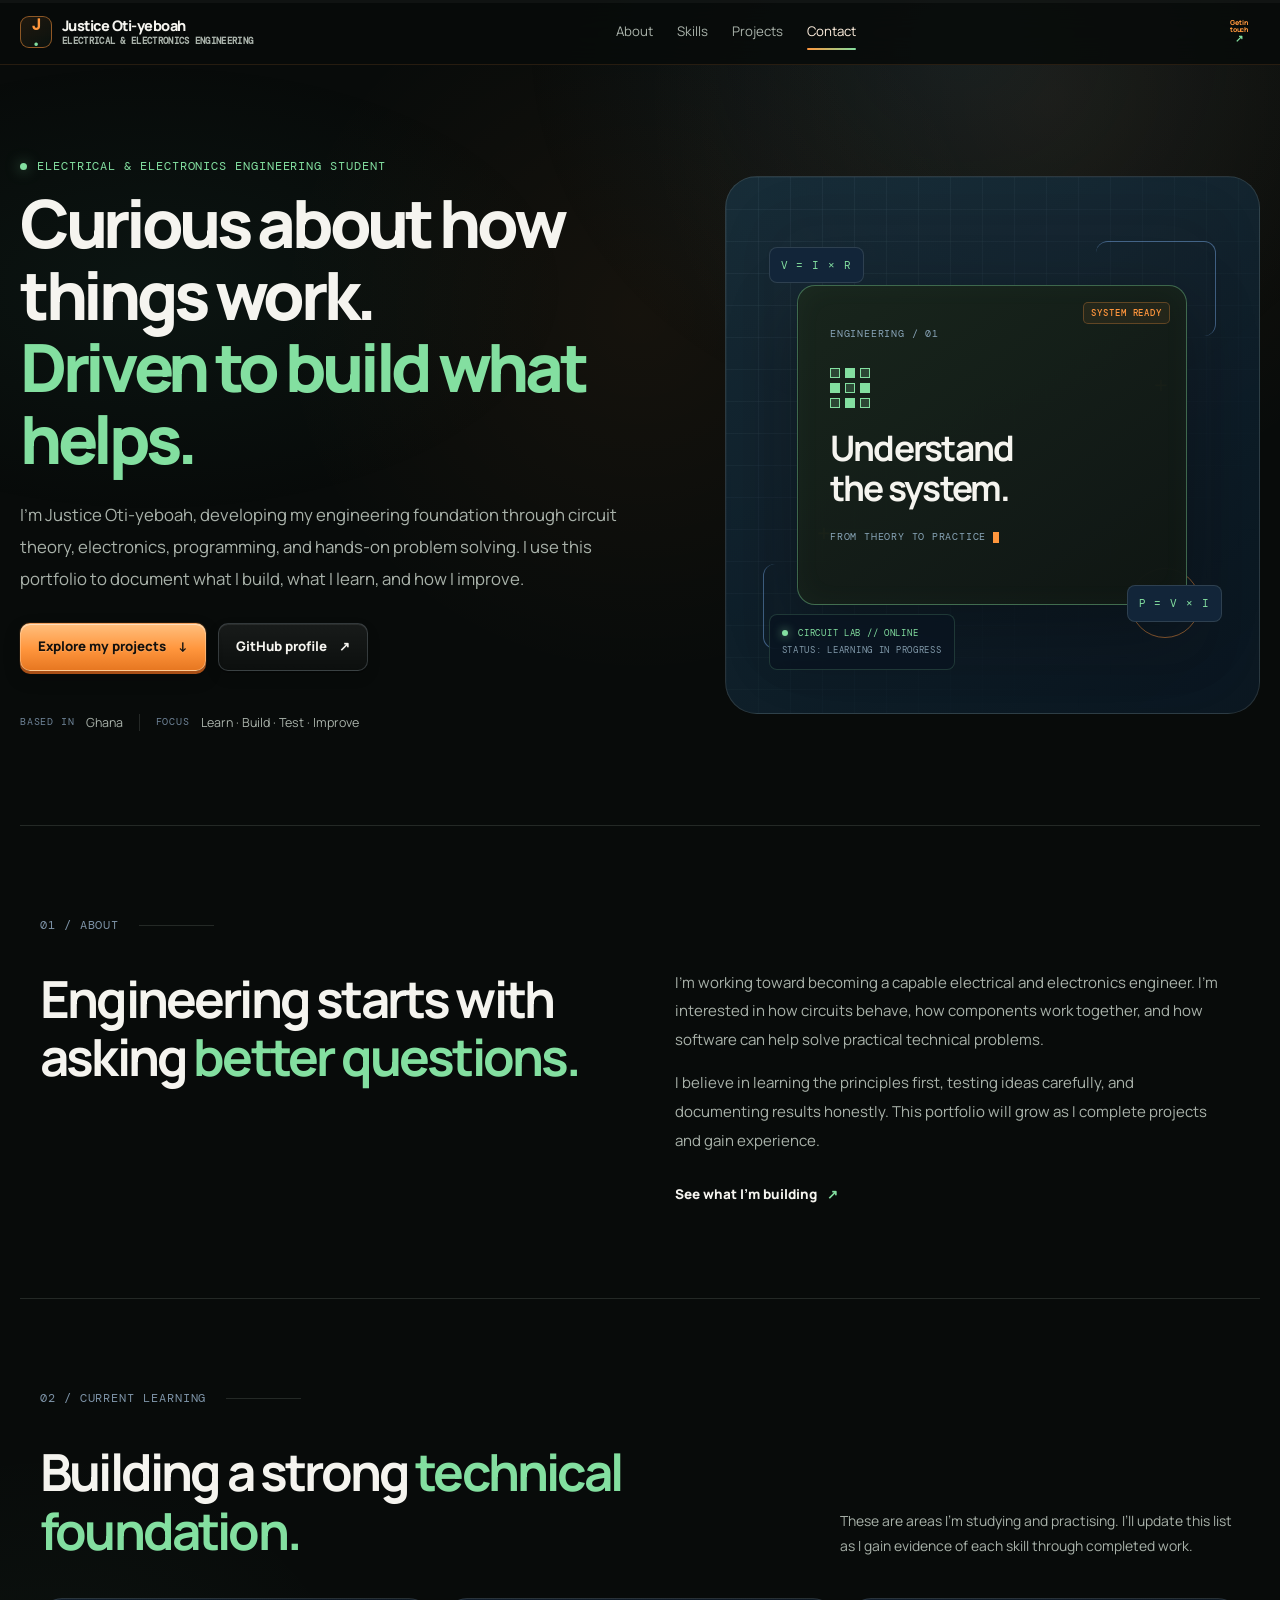
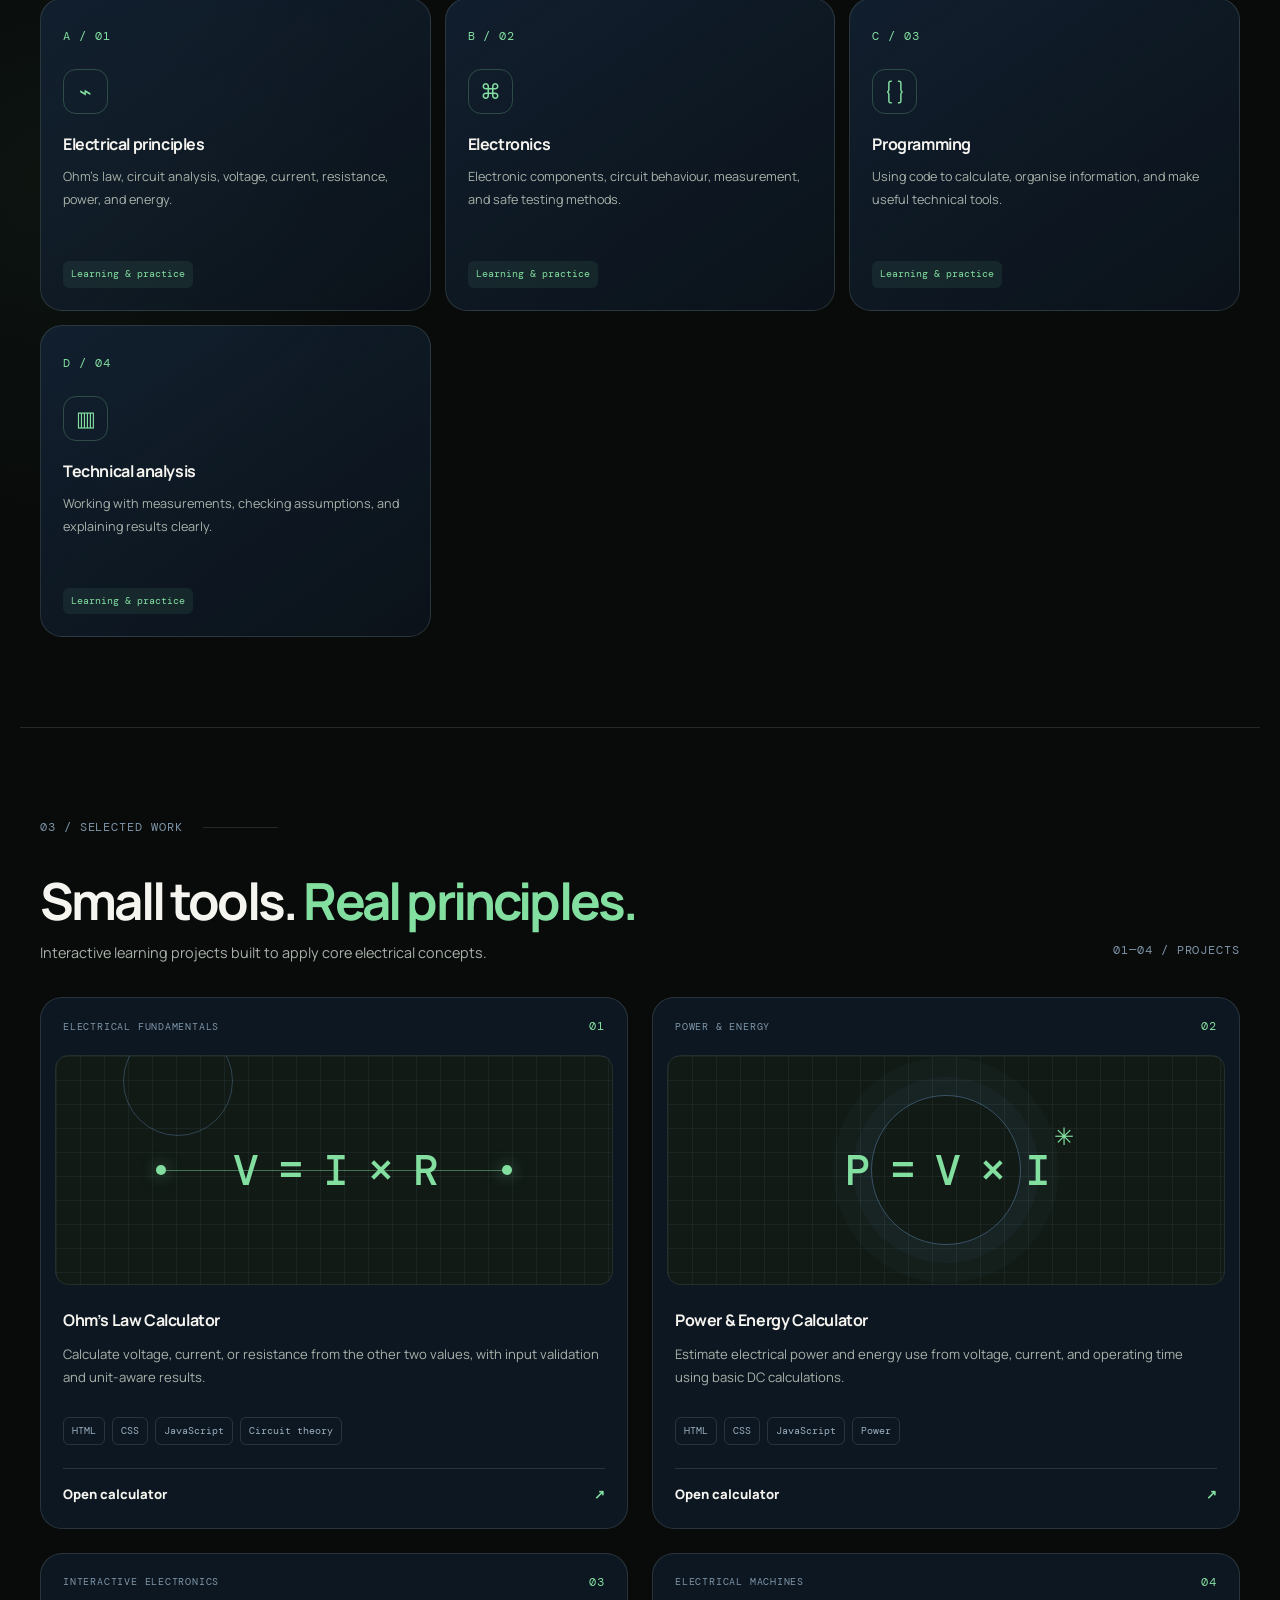
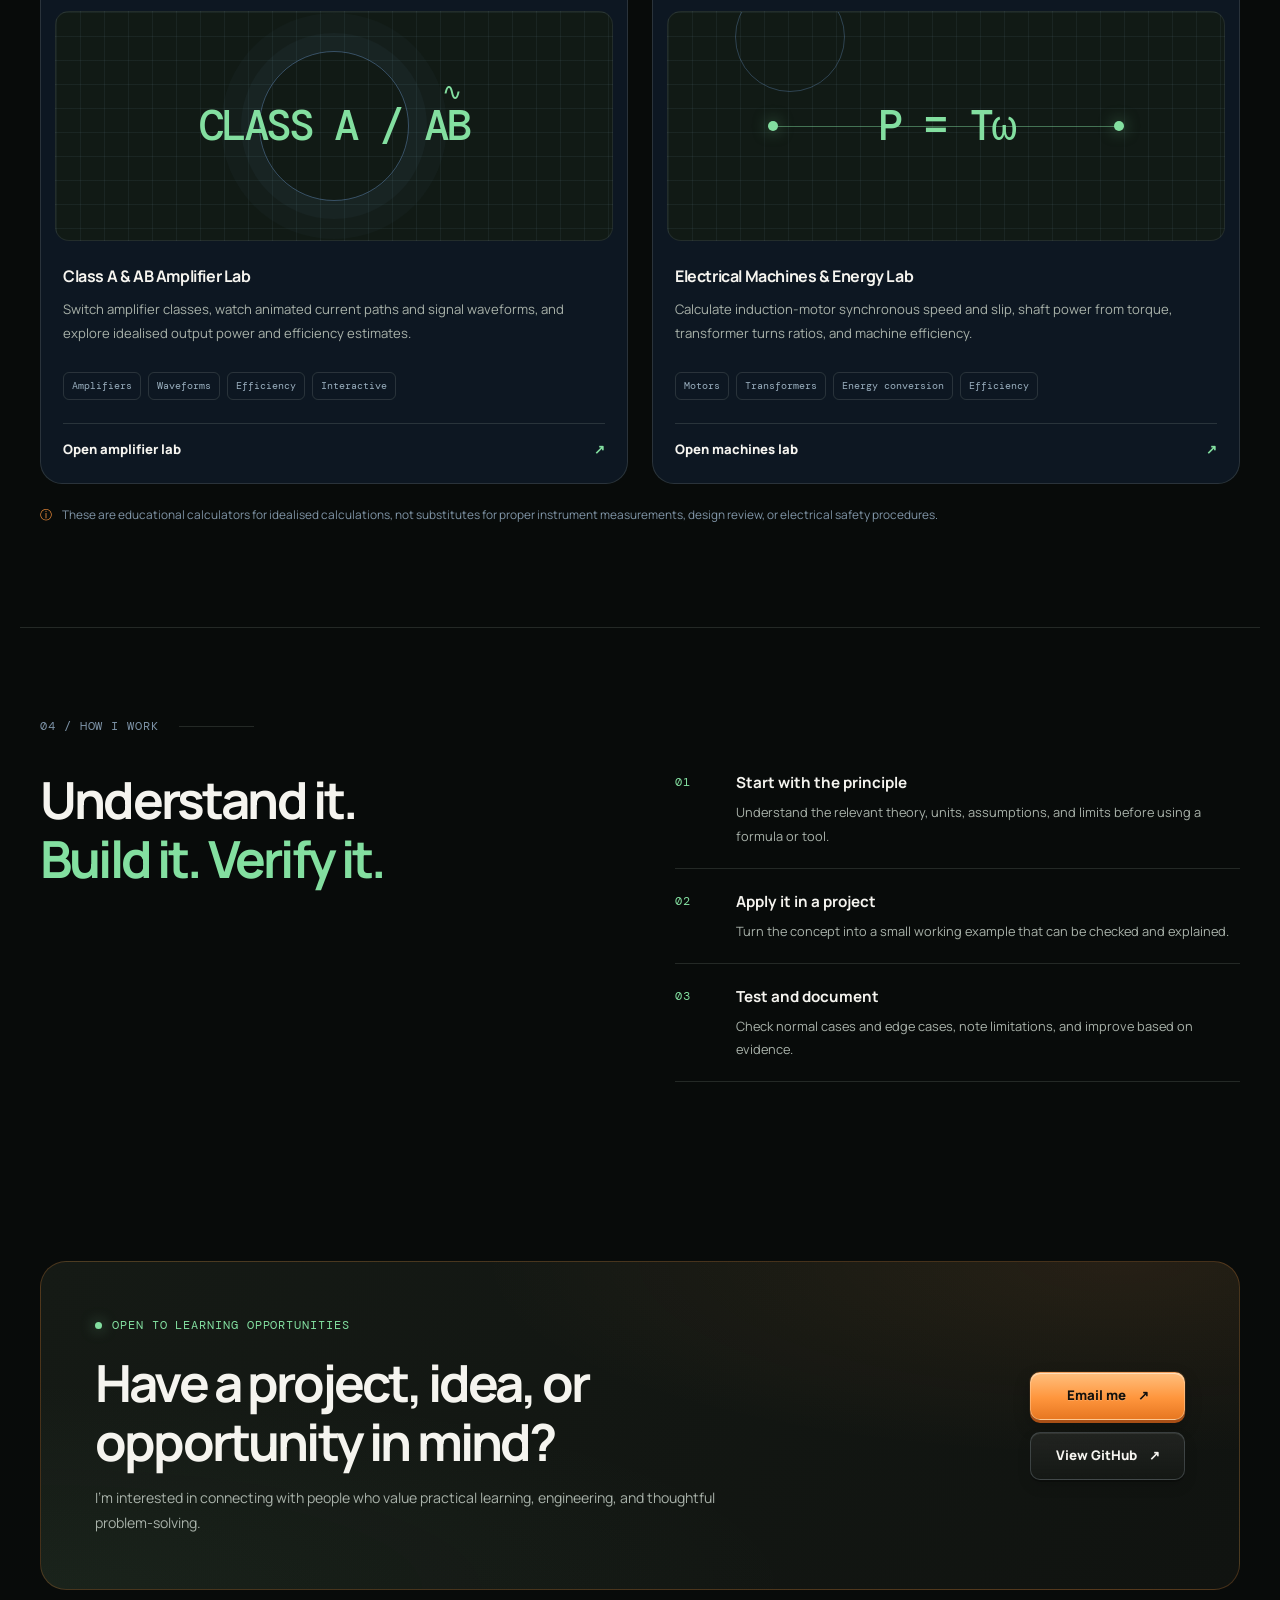
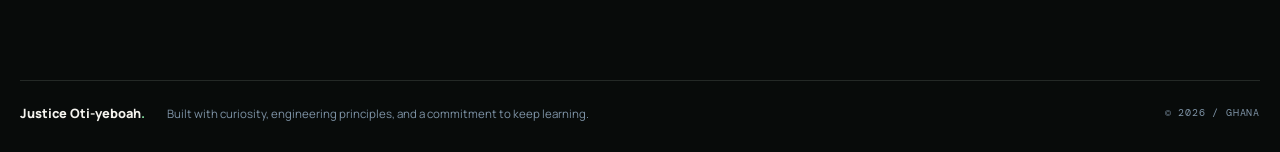
<file: index.html>
<!doctype html>
<html lang="en">
<head>
<meta charset="utf-8"><meta name="viewport" content="width=device-width,initial-scale=1"><meta name="theme-color" content="#101b2b">
<meta name="description" content="Justice Oti-yeboah's portfolio: electrical and electronics engineering, practical programming, and technical problem-solving projects.">
<meta property="og:title" content="Justice Oti-yeboah | Engineering Portfolio"><meta property="og:description" content="Learning by building practical tools across electrical engineering and software."><meta property="og:type" content="website">
<title>Justice Oti-yeboah | Engineering Portfolio</title>
<link rel="preconnect" href="https://fonts.googleapis.com"><link rel="preconnect" href="https://fonts.gstatic.com" crossorigin><link href="https://fonts.googleapis.com/css2?family=DM+Mono:wght@400;500&family=Manrope:wght@400;500;600;700;800&family=Space+Grotesk:wght@400;500;600;700&family=Playfair+Display:ital,wght@0,600;0,700;1,600;1,700&display=swap" rel="stylesheet">
<link rel="stylesheet" href="styles.css"><script src="script.js" defer></script>
</head>
<body>
<div class="scroll-progress" aria-hidden="true"><span id="scroll-progress-fill"></span></div>
<a class="skip-link" href="#main">Skip to content</a>
<header class="site-header">
<a class="brand" href="#top" aria-label="Justice Oti-yeboah home"><span class="brand-mark" aria-hidden="true">J<span>.</span></span><span class="brand-copy"><span class="brand-name">Justice Oti-yeboah</span><span class="brand-role">Electrical &amp; Electronics Engineering</span></span></a>
<nav class="site-nav" aria-label="Main navigation"><a href="#about">About</a><a href="#skills">Skills</a><a href="#projects">Projects</a><a href="#contact">Contact</a></nav>
<div class="contact-dropdown">
<button class="header-cta contact-trigger" type="button" aria-expanded="false" aria-controls="contact-menu"><span class="cta-label">Get in touch</span><span class="cta-arrow" aria-hidden="true">↗</span><span class="liquid-orb" aria-hidden="true"></span></button>
<div class="contact-menu" id="contact-menu" aria-label="Contact and social links">
<a class="contact-menu-item" href="mailto:justicetim39@gmail.com"><span class="menu-icon">✉</span><span><strong>Email</strong><small>Send me a message</small></span><span class="menu-arrow">↗</span></a>
<a class="contact-menu-item" href="https://www.linkedin.com/" target="_blank" rel="noreferrer"><span class="menu-icon">in</span><span><strong>LinkedIn</strong><small>Add your profile link</small></span><span class="menu-arrow">↗</span></a>
<a class="contact-menu-item" href="https://x.com/" target="_blank" rel="noreferrer"><span class="menu-icon">𝕏</span><span><strong>X / Twitter</strong><small>Add your profile link</small></span><span class="menu-arrow">↗</span></a>
</div>
</div>
</header>
<main id="main">
<section class="hero section-wrap" id="top">
<div class="hero-copy reveal">
<p class="eyebrow"><span class="status-dot"></span> Electrical & Electronics Engineering Student</p>
<h1>Curious about how things work.<br><span>Driven to build what helps.</span></h1>
<p class="hero-lede">I'm Justice Oti-yeboah, developing my engineering foundation through circuit theory, electronics, programming, and hands-on problem solving. I use this portfolio to document what I build, what I learn, and how I improve.</p>
<div class="hero-actions"><a class="button button-primary" href="#projects">Explore my projects <span aria-hidden="true">↓</span></a><a class="button button-quiet" href="https://github.com/Jay12t" target="_blank" rel="noreferrer">GitHub profile <span aria-hidden="true">↗</span></a></div>
<div class="hero-footnote"><span class="mono">BASED IN</span><span>Ghana</span><span class="footnote-divider"></span><span class="mono">FOCUS</span><span>Learn · Build · Test · Improve</span></div>
</div>
<div class="hero-visual reveal" aria-label="Abstract circuit board illustration"><div class="visual-grid"></div><div class="circuit circuit-a"></div><div class="circuit circuit-b"></div><div class="circuit circuit-c"></div>
<div class="chip"><span class="chip-label mono">ENGINEERING / 01</span><div class="chip-symbol" aria-hidden="true"><span></span><span></span><span></span><span></span><span></span><span></span><span></span><span></span><span></span></div><strong>Understand<br>the system.</strong><span class="chip-caption mono">FROM THEORY TO PRACTICE</span></div>
<div class="telemetry mono"><span class="telemetry-pulse"></span> CIRCUIT LAB // ONLINE<br><span class="telemetry-dim">STATUS: LEARNING IN PROGRESS</span></div>
<span class="visual-tag tag-top mono">V = I × R</span><span class="visual-tag tag-bottom mono">P = V × I</span><span class="visual-cross cross-one" aria-hidden="true">+</span><span class="visual-cross cross-two" aria-hidden="true">+</span></div>
</section>
<section class="section-wrap intro-section reveal" id="about">
<div class="section-kicker"><span class="mono">01 / ABOUT</span><span class="kicker-line"></span></div>
<div class="intro-grid"><h2>Engineering starts with asking <span>better questions.</span></h2><div class="intro-copy"><p>I’m working toward becoming a capable electrical and electronics engineer. I’m interested in how circuits behave, how components work together, and how software can help solve practical technical problems.</p><p>I believe in learning the principles first, testing ideas carefully, and documenting results honestly. This portfolio will grow as I complete projects and gain experience.</p><a class="text-link" href="#projects">See what I'm building <span aria-hidden="true">↗</span></a></div></div>
</section>
<section class="section-wrap skills-section reveal" id="skills">
<div class="section-kicker"><span class="mono">02 / CURRENT LEARNING</span><span class="kicker-line"></span></div>
<div class="section-heading"><h2>Building a strong <span>technical foundation.</span></h2><p>These are areas I’m studying and practising. I’ll update this list as I gain evidence of each skill through completed work.</p></div>
<div class="skills-grid">
<article class="skill-card"><span class="skill-index mono">A / 01</span><div class="skill-icon" aria-hidden="true">⌁</div><h3>Electrical principles</h3><p>Ohm’s law, circuit analysis, voltage, current, resistance, power, and energy.</p><span class="skill-state">Learning & practice</span></article>
<article class="skill-card"><span class="skill-index mono">B / 02</span><div class="skill-icon" aria-hidden="true">⌘</div><h3>Electronics</h3><p>Electronic components, circuit behaviour, measurement, and safe testing methods.</p><span class="skill-state">Learning & practice</span></article>
<article class="skill-card"><span class="skill-index mono">C / 03</span><div class="skill-icon" aria-hidden="true">{ }</div><h3>Programming</h3><p>Using code to calculate, organise information, and make useful technical tools.</p><span class="skill-state">Learning & practice</span></article>
<article class="skill-card"><span class="skill-index mono">D / 04</span><div class="skill-icon" aria-hidden="true">▥</div><h3>Technical analysis</h3><p>Working with measurements, checking assumptions, and explaining results clearly.</p><span class="skill-state">Learning & practice</span></article>
</div></section>
<section class="section-wrap projects-section reveal" id="projects">
<div class="section-kicker"><span class="mono">03 / SELECTED WORK</span><span class="kicker-line"></span></div>
<div class="section-heading project-heading"><div><h2>Small tools. <span>Real principles.</span></h2><p class="section-subtitle">Interactive learning projects built to apply core electrical concepts.</p></div><span class="project-count mono">01—04 / PROJECTS</span></div>
<div class="projects-grid">
<article class="project-card"><div class="project-top"><span class="project-type mono">ELECTRICAL FUNDAMENTALS</span><span class="project-number mono">01</span></div><div class="project-art ohm-art" aria-hidden="true"><span class="formula">V = I × R</span><span class="art-node node-a"></span><span class="art-node node-b"></span><span class="art-line"></span></div><div class="project-body"><h3>Ohm’s Law Calculator</h3><p>Calculate voltage, current, or resistance from the other two values, with input validation and unit-aware results.</p><div class="tag-list"><span>HTML</span><span>CSS</span><span>JavaScript</span><span>Circuit theory</span></div><a class="project-link" href="projects/ohms-law-calculator.html">Open calculator <span aria-hidden="true">↗</span></a></div></article>
<article class="project-card"><div class="project-top"><span class="project-type mono">POWER & ENERGY</span><span class="project-number mono">02</span></div><div class="project-art power-art" aria-hidden="true"><span class="formula">P = V × I</span><span class="power-ring"></span><span class="power-spark">✳</span></div><div class="project-body"><h3>Power & Energy Calculator</h3><p>Estimate electrical power and energy use from voltage, current, and operating time using basic DC calculations.</p><div class="tag-list"><span>HTML</span><span>CSS</span><span>JavaScript</span><span>Power</span></div><a class="project-link" href="projects/power-energy-calculator.html">Open calculator <span aria-hidden="true">↗</span></a></div></article>
<article class="project-card"><div class="project-top"><span class="project-type mono">INTERACTIVE ELECTRONICS</span><span class="project-number mono">03</span></div><div class="project-art power-art" aria-hidden="true"><span class="formula">CLASS A / AB</span><span class="power-ring"></span><span class="power-spark">∿</span></div><div class="project-body"><h3>Class A & AB Amplifier Lab</h3><p>Switch amplifier classes, watch animated current paths and signal waveforms, and explore idealised output power and efficiency estimates.</p><div class="tag-list"><span>Amplifiers</span><span>Waveforms</span><span>Efficiency</span><span>Interactive</span></div><a class="project-link" href="projects/class-a-ab-amplifier-lab.html">Open amplifier lab <span aria-hidden="true">↗</span></a></div></article>
<article class="project-card"><div class="project-top"><span class="project-type mono">ELECTRICAL MACHINES</span><span class="project-number mono">04</span></div><div class="project-art ohm-art" aria-hidden="true"><span class="formula">P = Tω</span><span class="art-node node-a"></span><span class="art-node node-b"></span><span class="art-line"></span></div><div class="project-body"><h3>Electrical Machines & Energy Lab</h3><p>Calculate induction-motor synchronous speed and slip, shaft power from torque, transformer turns ratios, and machine efficiency.</p><div class="tag-list"><span>Motors</span><span>Transformers</span><span>Energy conversion</span><span>Efficiency</span></div><a class="project-link" href="projects/electrical-machines-lab.html">Open machines lab <span aria-hidden="true">↗</span></a></div></article>
</div><p class="project-note"><span aria-hidden="true">ⓘ</span> These are educational calculators for idealised calculations, not substitutes for proper instrument measurements, design review, or electrical safety procedures.</p>
</section>
<section class="section-wrap approach-section reveal"><div class="section-kicker"><span class="mono">04 / HOW I WORK</span><span class="kicker-line"></span></div><div class="approach-grid"><h2>Understand it.<br><span>Build it. Verify it.</span></h2><div class="approach-steps">
<div class="approach-step"><span class="mono">01</span><div><h3>Start with the principle</h3><p>Understand the relevant theory, units, assumptions, and limits before using a formula or tool.</p></div></div>
<div class="approach-step"><span class="mono">02</span><div><h3>Apply it in a project</h3><p>Turn the concept into a small working example that can be checked and explained.</p></div></div>
<div class="approach-step"><span class="mono">03</span><div><h3>Test and document</h3><p>Check normal cases and edge cases, note limitations, and improve based on evidence.</p></div></div>
</div></div></section>
<section class="section-wrap contact-section reveal" id="contact"><div class="contact-panel"><div><p class="eyebrow"><span class="status-dot"></span> OPEN TO LEARNING OPPORTUNITIES</p><h2>Have a project, idea, or opportunity in mind?</h2><p>I’m interested in connecting with people who value practical learning, engineering, and thoughtful problem-solving.</p></div><div class="contact-actions"><a class="button button-primary" href="mailto:justicetim39@gmail.com">Email me <span aria-hidden="true">↗</span></a><a class="button button-outline" href="https://github.com/Jay12t" target="_blank" rel="noreferrer">View GitHub <span aria-hidden="true">↗</span></a></div></div></section>
</main>
<footer class="site-footer section-wrap"><a class="footer-brand" href="#top">Justice Oti-yeboah<span>.</span></a><p>Built with curiosity, engineering principles, and a commitment to keep learning.</p><span class="mono footer-year">© <span id="year"></span> / GHANA</span></footer>
</body></html>
</file>
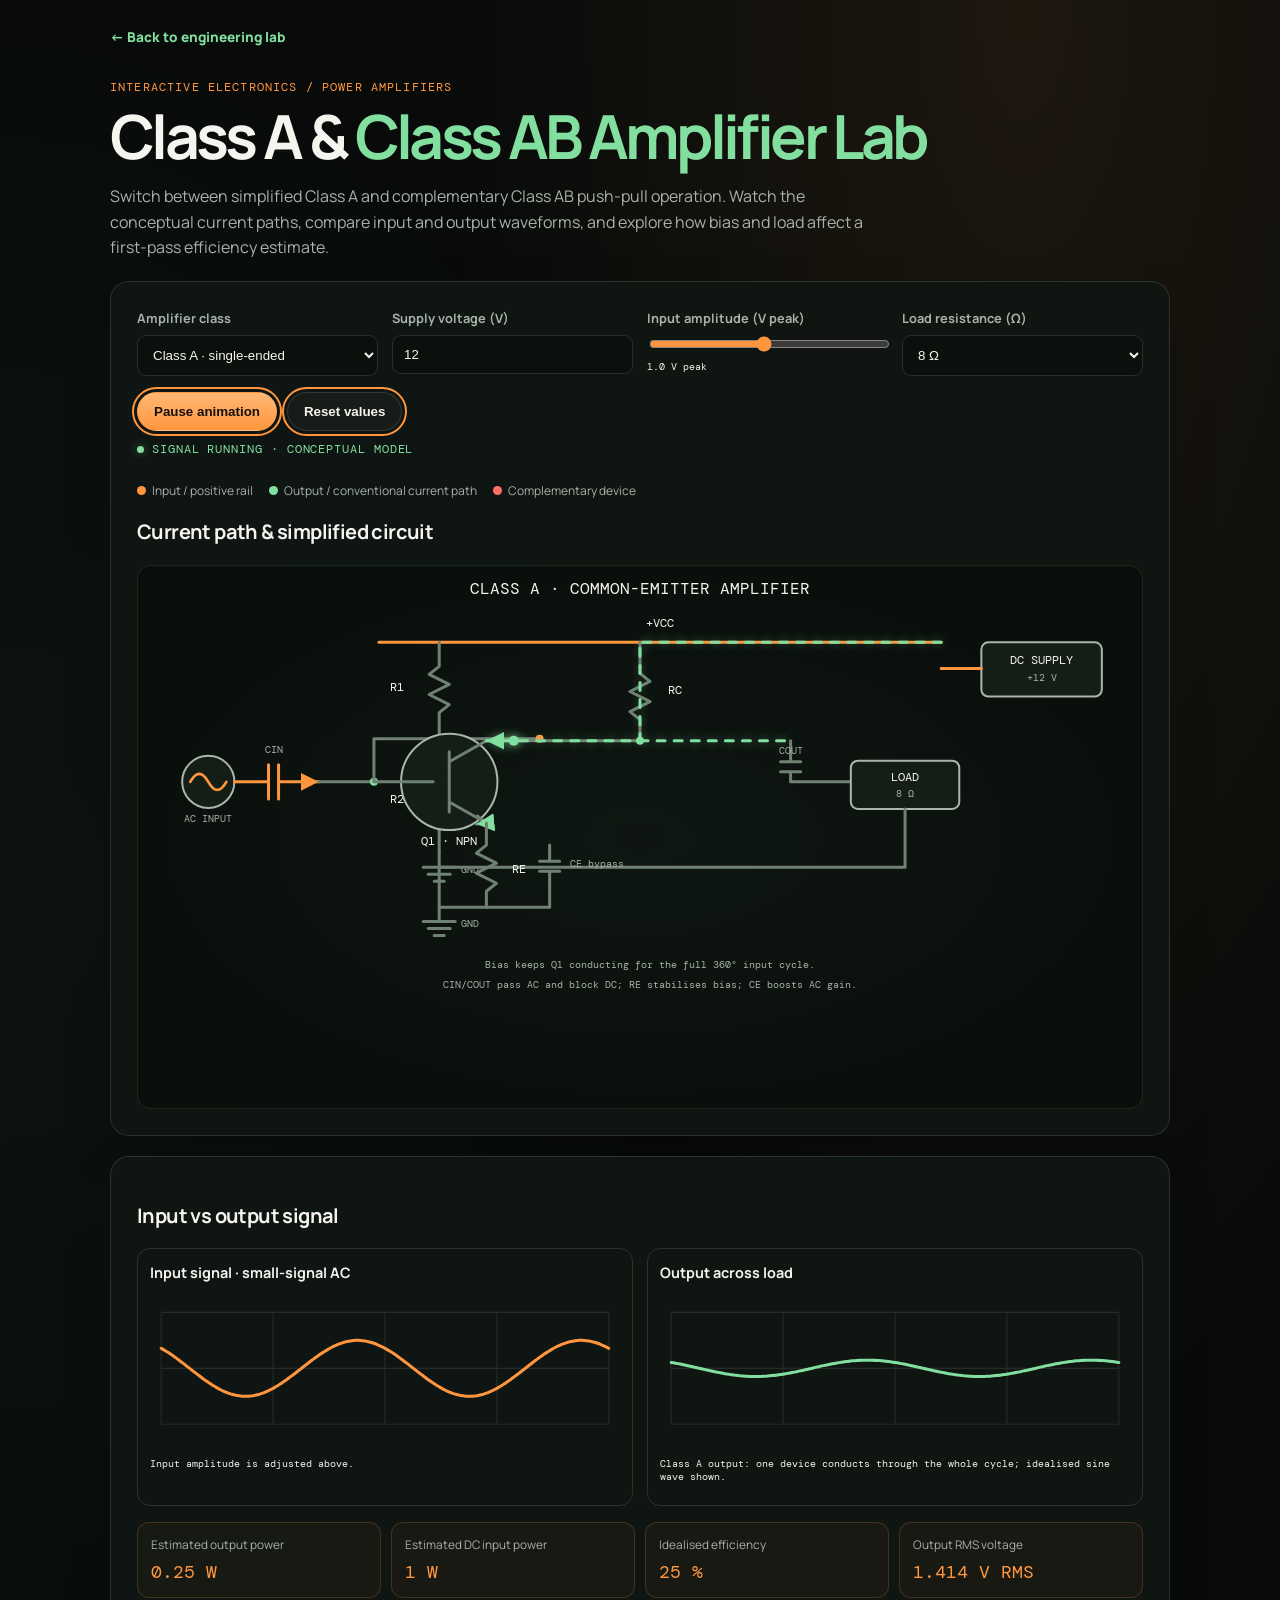
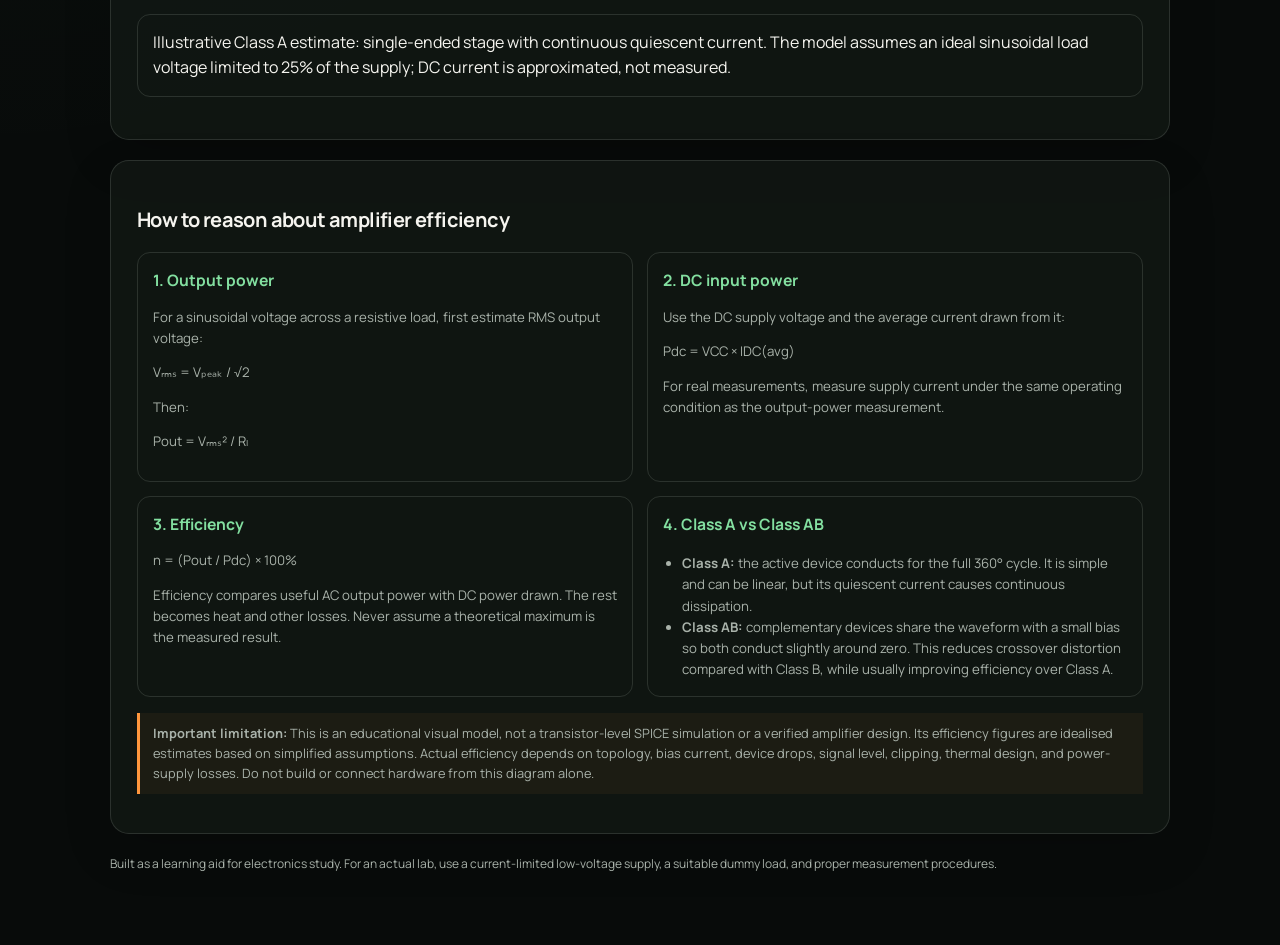
<file: projects/class-a-ab-amplifier-lab.html>
<!doctype html>
<html lang="en">
<head>
<meta charset="utf-8"><meta name="viewport" content="width=device-width,initial-scale=1">
<meta name="description" content="Interactive educational Class A and Class AB power amplifier lab with animated current flow, signal waveforms, and idealised efficiency estimates.">
<meta name="theme-color" content="#080b0a">
<title>Class A & AB Amplifier Lab | Justice Oti-yeboah</title>
<link rel="preconnect" href="https://fonts.googleapis.com"><link rel="preconnect" href="https://fonts.gstatic.com" crossorigin>
<link href="https://fonts.googleapis.com/css2?family=DM+Mono:wght@400;500&family=Manrope:wght@400;500;600;700;800&display=swap" rel="stylesheet">
<style>
:root{color-scheme:dark;--bg:#080b0a;--panel:#111613;--text:#f5f4ef;--muted:#a9b2aa;--line:rgba(232,241,231,.13);--orange:#ff963d;--green:#83dfa0;--red:#ff7168;--blue:#9ec8ff}*{box-sizing:border-box}body{margin:0;min-height:100vh;padding:24px 16px 60px;background:radial-gradient(ellipse at 80% 0%,rgba(255,150,61,.085),transparent 40%),radial-gradient(ellipse at 0% 35%,rgba(131,223,160,.04),transparent 38%),var(--bg);color:var(--text);font-family:Manrope,Arial,sans-serif;line-height:1.6}.wrap{width:min(100%,1060px);margin:0 auto}.back{color:var(--green);font-size:.85rem;font-weight:800;text-decoration:none}.eyebrow{margin:30px 0 8px;color:var(--orange);font:.72rem 'DM Mono',monospace;letter-spacing:.1em;text-transform:uppercase}h1{margin:0;font-size:clamp(2rem,6vw,3.8rem);letter-spacing:-.06em;line-height:1.08}h1 span,h2 span{color:var(--green)}h2{font-size:1.25rem;letter-spacing:-.03em}.lead{max-width:760px;color:var(--muted)}.panel{margin-top:20px;padding:clamp(16px,3vw,26px);border:1px solid var(--line);border-radius:19px;background:rgba(17,22,19,.91);box-shadow:0 18px 48px rgba(0,0,0,.15)}.controls{display:grid;grid-template-columns:repeat(4,minmax(0,1fr));gap:14px}.field label{display:block;color:var(--muted);font-size:.8rem;font-weight:700}.field select,.field input{width:100%;margin-top:6px;padding:11px;border:1px solid var(--line);border-radius:9px;background:#0b100d;color:var(--text)}input[type=range]{padding:0;accent-color:var(--orange)}button,a:focus-visible,input:focus-visible,select:focus-visible{outline:2px solid var(--orange);outline-offset:3px}.actions{display:flex;gap:10px;flex-wrap:wrap;margin-top:16px}button{padding:11px 16px;border:1px solid transparent;border-radius:999px;background:linear-gradient(#ffb875,var(--orange));color:#17100a;font-weight:800;cursor:pointer}button.secondary{border-color:var(--line);background:#171c18;color:var(--text)}.status{display:inline-flex;align-items:center;gap:8px;color:var(--green);font:.72rem 'DM Mono',monospace;text-transform:uppercase;letter-spacing:.08em}.status::before{content:"";width:7px;height:7px;border-radius:50%;background:var(--green);box-shadow:0 0 10px #83dfa077}.diagram{width:100%;display:block;min-height:240px;border:1px solid rgba(131,223,160,.12);border-radius:14px;background:radial-gradient(ellipse at center,rgba(131,223,160,.035),transparent 70%),#0a0f0c}.wire{fill:none;stroke:#6f8173;stroke-width:3;stroke-linecap:round;stroke-linejoin:round}.wire.active{stroke:var(--green);stroke-dasharray:8 9;animation:currentFlow .8s linear infinite;filter:drop-shadow(0 0 4px rgba(131,223,160,.45))}.wire.orange{stroke:var(--orange)}.part{fill:#141d16;stroke:#a8b7a9;stroke-width:2}.part-text{fill:var(--text);font:12px 'DM Mono',monospace}.small-text{fill:var(--muted);font:10px 'DM Mono',monospace}.flow-dot{fill:var(--green);filter:drop-shadow(0 0 5px #83dfa0)}.signal-grid{stroke:rgba(232,241,231,.1);stroke-width:1}.signal{fill:none;stroke:var(--orange);stroke-width:2.7;stroke-linecap:round;stroke-linejoin:round}.signal.output{stroke:var(--green)}.plots{display:grid;grid-template-columns:1fr 1fr;gap:14px}.plot{padding:12px;border:1px solid var(--line);border-radius:13px}.plot h3{margin:0 0 6px;font-size:.9rem}.plot svg{width:100%;display:block}.stats{display:grid;grid-template-columns:repeat(4,minmax(0,1fr));gap:10px;margin-top:16px}.stat{padding:13px;border:1px solid rgba(255,150,61,.2);border-radius:12px;background:rgba(255,150,61,.035)}.stat p{margin:0;color:var(--muted);font-size:.74rem}.stat strong{display:block;margin-top:5px;color:var(--orange);font:1.15rem 'DM Mono',monospace;overflow-wrap:anywhere}.notes{display:grid;grid-template-columns:repeat(2,minmax(0,1fr));gap:14px}.note{padding:15px;border:1px solid var(--line);border-radius:13px}.note h3{margin:0 0 6px;color:var(--green);font-size:.98rem}.note p,.note li{font-size:.83rem;color:var(--muted)}.note ul{padding-left:19px;margin-bottom:0}.warning{border-left:3px solid var(--orange);padding:10px 13px;background:rgba(255,150,61,.055);color:var(--muted);font-size:.8rem}.legend{display:flex;gap:16px;flex-wrap:wrap;color:var(--muted);font-size:.75rem;margin:12px 0}.legend span{display:inline-flex;align-items:center;gap:6px}.swatch{width:9px;height:9px;border-radius:50%;display:inline-block}.footer{color:var(--muted);font-size:.75rem;margin-top:20px}@keyframes currentFlow{to{stroke-dashoffset:-34}}@media(max-width:740px){.controls{grid-template-columns:repeat(2,minmax(0,1fr))}.stats{grid-template-columns:repeat(2,minmax(0,1fr))}}@media(max-width:520px){.controls,.plots,.notes{grid-template-columns:1fr}.diagram{min-height:200px}.panel{padding:15px}}
</style></head>
<body><main class="wrap">
<a class="back" href="../index.html#projects">← Back to engineering lab</a>
<p class="eyebrow">Interactive electronics / Power amplifiers</p>
<h1>Class A & <span>Class AB Amplifier Lab</span></h1>
<p class="lead">Switch between simplified Class A and complementary Class AB push-pull operation. Watch the conceptual current paths, compare input and output waveforms, and explore how bias and load affect a first-pass efficiency estimate.</p>
<section class="panel">
<div class="controls">
<div class="field"><label for="classMode">Amplifier class</label><select id="classMode"><option value="A">Class A · single-ended</option><option value="AB">Class AB · push-pull</option></select></div>
<div class="field"><label for="supply">Supply voltage (V)</label><input id="supply" type="number" min="3" max="48" step="1" value="12"></div>
<div class="field"><label for="inputLevel">Input amplitude (V peak)</label><input id="inputLevel" type="range" min="0.1" max="2" step="0.1" value="1"><div class="small-text"><span id="inputReadout">1.0</span> V peak</div></div>
<div class="field"><label for="load">Load resistance (Ω)</label><select id="load"><option value="4">4 Ω</option><option value="8" selected>8 Ω</option><option value="16">16 Ω</option></select></div>
</div>
<div class="actions"><button id="run" type="button">Pause animation</button><button id="reset" class="secondary" type="button">Reset values</button></div>
<p class="status" id="status">Signal running · conceptual model</p>
<div class="legend"><span><i class="swatch" style="background:var(--orange)"></i> Input / positive rail</span><span><i class="swatch" style="background:var(--green)"></i> Output / conventional current path</span><span><i class="swatch" style="background:var(--red)"></i> Complementary device</span></div>
<h2>Current path & simplified circuit</h2>
<svg class="diagram" viewBox="0 0 1000 540" role="img" aria-label="Switchable Class A common emitter transistor amplifier and Class AB complementary push-pull transistor output circuit with input, bias network, resistors, capacitors, supply rails, load, ground and animated conventional current paths">
<defs><marker id="arrG" markerWidth="8" markerHeight="8" refX="6" refY="3" orient="auto"><path d="M0 0L6 3L0 6z" fill="#83dfa0"/></marker><marker id="arrO" markerWidth="8" markerHeight="8" refX="6" refY="3" orient="auto"><path d="M0 0L6 3L0 6z" fill="#ff963d"/></marker><marker id="arrR" markerWidth="8" markerHeight="8" refX="6" refY="3" orient="auto"><path d="M0 0L6 3L0 6z" fill="#ff7168"/></marker></defs>
<g id="classASchematic">
<text class="part-text" x="500" y="28" text-anchor="middle" style="font-size:16px">CLASS A · COMMON-EMITTER AMPLIFIER</text>
<path class="wire orange" d="M240 76H800"/><text class="part-text" x="520" y="61" text-anchor="middle">+VCC</text>
<path class="wire" d="M300 76V100L290 108L310 118L290 128L310 138L300 146V172"/><text class="part-text" x="265" y="125" text-anchor="end">R1</text><path class="wire" d="M300 172H400"/><circle cx="400" cy="172" r="4" fill="#ff963d"/><path class="wire" d="M300 172V205L290 213L310 223L290 233L310 243L300 251V285"/><text class="part-text" x="265" y="236" text-anchor="end">R2</text><path class="wire" d="M300 285V300M284 300H316M289 307H311M295 314H305"/><text class="small-text" x="322" y="306">GND</text>
<circle class="part" cx="70" cy="215" r="26"/><path class="signal" d="M52 215q9 -16 18 0t18 0"/><text class="small-text" x="70" y="255" text-anchor="middle">AC INPUT</text><path class="wire orange" d="M96 215H130M130 198V232M140 198V232M140 215H180" marker-end="url(#arrO)"/><text class="small-text" x="135" y="186" text-anchor="middle">CIN</text><path class="wire" d="M180 215H235"/><circle cx="235" cy="215" r="4" fill="#83dfa0"/><path class="wire" d="M235 215V172H300"/>
<circle class="part" cx="310" cy="215" r="48"/><path class="wire" d="M235 215H294M310 185V245M310 195L347 174M310 235L347 256"/><path class="wire" d="M338 249L347 256L337 257" marker-end="url(#arrG)"/><text class="part-text" x="310" y="278" text-anchor="middle">Q1 · NPN</text>
<path class="wire" d="M347 174H500V153L490 145L510 135L490 125L510 115L500 107V76"/><text class="part-text" x="528" y="127">RC</text><circle cx="500" cy="174" r="4" fill="#83dfa0"/>
<path class="wire active" id="classAOutputWire" d="M500 174H650"/><path class="wire" d="M650 174V195M640 195H660M640 205H660M650 205V215H710"/><text class="small-text" x="650" y="187" text-anchor="middle">COUT</text><rect class="part" x="710" y="194" width="108" height="48" rx="7"/><text class="part-text" x="764" y="214" text-anchor="middle">LOAD</text><text class="small-text" x="764" y="230" text-anchor="middle" id="loadLabelA">8 Ω</text><path class="wire" d="M764 242V300H300"/>
<path class="wire" d="M347 256V278L337 286L357 296L337 306L357 316L347 324V340H300V300"/><text class="part-text" x="373" y="306">RE</text><path class="wire" d="M410 278V294M400 294H420M400 304H420M410 304V340H347"/><text class="small-text" x="430" y="300">CE bypass</text><path class="wire" d="M300 340V354M284 354H316M289 361H311M295 368H305"/><text class="small-text" x="322" y="360">GND</text>
<rect class="part" x="840" y="76" width="120" height="54" rx="7"/><text class="part-text" x="900" y="98" text-anchor="middle">DC SUPPLY</text><text class="small-text" x="900" y="115" text-anchor="middle" id="supplyLabelA">+12 V</text><path class="wire orange" d="M840 102H800"/><path class="wire active" id="classAFlow" d="M800 76H500V174H347" marker-end="url(#arrG)"/><circle class="flow-dot" id="flowDotA" cx="470" cy="174" r="5"/>
<text class="small-text" x="510" y="400" text-anchor="middle">Bias keeps Q1 conducting for the full 360° input cycle.</text><text class="small-text" x="510" y="420" text-anchor="middle">CIN/COUT pass AC and block DC; RE stabilises bias; CE boosts AC gain.</text>
</g>
<g id="abStage" opacity="0">
<text class="part-text" x="500" y="28" text-anchor="middle" style="font-size:16px">CLASS AB · COMPLEMENTARY PUSH-PULL OUTPUT STAGE</text><path class="wire orange" d="M220 76H760"/><text class="part-text" x="490" y="59" text-anchor="middle">+VCC</text>
<circle class="part" cx="75" cy="215" r="27"/><path class="signal" d="M56 215q9 -16 18 0t19 0"/><text class="small-text" x="75" y="255" text-anchor="middle">AC INPUT</text><path class="wire orange" d="M102 215H152M152 198V232M162 198V232M162 215H230"/><text class="small-text" x="157" y="187" text-anchor="middle">CIN</text><path class="wire" d="M230 215H300"/><circle class="part" cx="340" cy="215" r="39"/><path class="wire" d="M311 215H340M340 190V240M340 198L368 181M340 232L368 249"/><text class="part-text" x="340" y="274" text-anchor="middle">DRIVER</text>
<path class="wire" d="M368 181H430V150M430 150V165M420 165H440M420 175H440M430 175V190M430 190V205M420 205H440M420 215H440M430 215V230"/><text class="small-text" x="450" y="187">D1 / D2 bias</text>
<circle class="part" cx="535" cy="150" r="40"/><path class="wire" d="M500 150H515M535 126V174M535 135L560 120M535 165L560 180M560 120V76M560 180V235"/><text class="part-text" x="535" y="100" text-anchor="middle">Q2 NPN</text><path class="wire" d="M430 150H495"/>
<circle class="part" cx="535" cy="300" r="40"/><path class="wire" d="M500 300H515M535 276V324M535 285L560 270M535 315L560 330M560 270V235M560 330V370"/><path class="wire" d="M535 315L560 330L550 328" marker-end="url(#arrR)"/><text class="part-text" x="535" y="354" text-anchor="middle">Q3 PNP</text><path class="wire" d="M430 230H480V300H495"/>
<path class="wire orange" d="M560 76H760"/><path class="wire" d="M560 370H760"/><text class="part-text" x="700" y="61">+VCC</text><text class="part-text" x="700" y="392">−VEE</text>
<path class="wire active" id="outputWire" d="M560 235H680"/><circle cx="680" cy="235" r="5" fill="#83dfa0"/><text class="part-text" x="680" y="218" text-anchor="middle">OUTPUT</text><rect class="part" x="720" y="210" width="105" height="52" rx="7"/><text class="part-text" x="772" y="231" text-anchor="middle">LOAD</text><text class="small-text" x="772" y="247" text-anchor="middle" id="loadLabel">8 Ω</text><path class="wire" d="M772 262V300M772 300V315M756 315H788M761 322H783M767 329H777"/><text class="small-text" x="800" y="322">GND / reference</text><path class="wire active" id="returnWire" d="M560 235H680V210" marker-end="url(#arrG)"/>
<rect class="part" x="840" y="120" width="120" height="60" rx="7"/><text class="part-text" x="900" y="143" text-anchor="middle">DC SUPPLY</text><text class="small-text" x="900" y="160" text-anchor="middle" id="supplyLabel">±12 V rails</text><circle class="flow-dot" id="flowDot" cx="610" cy="235" r="5"/>
<text class="small-text" x="500" y="440" text-anchor="middle">Q2 sources load current on positive swings; Q3 sinks current on negative swings.</text><text class="small-text" x="500" y="460" text-anchor="middle">Bias diodes create small idle overlap to reduce crossover distortion.</text>
</g></svg>
</section>
<section class="panel"><h2>Input vs output signal</h2><div class="plots">
<div class="plot"><h3>Input signal · small-signal AC</h3><svg viewBox="0 0 420 140" role="img" aria-label="Animated sinusoidal input waveform"><path class="signal-grid" d="M10 20H410M10 70H410M10 120H410M10 20V120M110 20V120M210 20V120M310 20V120M410 20V120"/><path id="inputWave" class="signal" d=""/></svg><p class="small-text">Input amplitude is adjusted above.</p></div>
<div class="plot"><h3>Output across load</h3><svg viewBox="0 0 420 140" role="img" aria-label="Output waveform from the selected amplifier class"><path class="signal-grid" d="M10 20H410M10 70H410M10 120H410M10 20V120M110 20V120M210 20V120M310 20V120M410 20V120"/><path id="outputWave" class="signal output" d=""/></svg><p class="small-text" id="waveNote">Idealised output; real circuits clip and distort.</p></div>
</div><div class="stats">
<div class="stat"><p>Estimated output power</p><strong id="pout">—</strong></div><div class="stat"><p>Estimated DC input power</p><strong id="pin">—</strong></div><div class="stat"><p>Idealised efficiency</p><strong id="eff">—</strong></div><div class="stat"><p>Output RMS voltage</p><strong id="vout">—</strong></div>
</div><p class="note" id="modelNote">Model assumptions will be shown here.</p>
</section>
<section class="panel"><h2>How to reason about amplifier efficiency</h2><div class="notes">
<article class="note"><h3>1. Output power</h3><p>For a sinusoidal voltage across a resistive load, first estimate RMS output voltage:</p><p class="mono">Vᵣₘₛ = Vₚₑₐₖ / √2</p><p>Then:</p><p class="mono">Pout = Vᵣₘₛ² / Rₗ</p></article>
<article class="note"><h3>2. DC input power</h3><p>Use the DC supply voltage and the average current drawn from it:</p><p class="mono">Pdc = VCC × IDC(avg)</p><p>For real measurements, measure supply current under the same operating condition as the output-power measurement.</p></article>
<article class="note"><h3>3. Efficiency</h3><p class="mono">η = (Pout / Pdc) × 100%</p><p>Efficiency compares useful AC output power with DC power drawn. The rest becomes heat and other losses. Never assume a theoretical maximum is the measured result.</p></article>
<article class="note"><h3>4. Class A vs Class AB</h3><ul><li><strong>Class A:</strong> the active device conducts for the full 360° cycle. It is simple and can be linear, but its quiescent current causes continuous dissipation.</li><li><strong>Class AB:</strong> complementary devices share the waveform with a small bias so both conduct slightly around zero. This reduces crossover distortion compared with Class B, while usually improving efficiency over Class A.</li></ul></article>
</div>
<p class="warning" style="margin-top:16px"><strong>Important limitation:</strong> This is an educational visual model, not a transistor-level SPICE simulation or a verified amplifier design. Its efficiency figures are idealised estimates based on simplified assumptions. Actual efficiency depends on topology, bias current, device drops, signal level, clipping, thermal design, and power-supply losses. Do not build or connect hardware from this diagram alone.</p>
</section>
<p class="footer">Built as a learning aid for electronics study. For an actual lab, use a current-limited low-voltage supply, a suitable dummy load, and proper measurement procedures.</p>
</main>
<script>
const $=id=>document.getElementById(id);
const mode=$("classMode"),supply=$("supply"),inputLevel=$("inputLevel"),load=$("load");
let paused=false,phase=0,raf=0,last=0;
function wavePath(amplitude,offset,clipping=false){let d="";for(let x=10;x<=410;x+=2){const angle=(x-10)/400*Math.PI*4+phase;let y=70-Math.sin(angle)*amplitude;if(clipping)y=Math.max(24,Math.min(116,y));d+=(x===10?"M":"L")+x.toFixed(1)+" "+y.toFixed(1)+" ";}return d}
function fmt(n,u){return Number.isFinite(n)?n.toLocaleString(undefined,{maximumFractionDigits:3})+" "+u:"—"}
function updateModel(){
 const vcc=Math.min(48,Math.max(3,Number(supply.value)||12)),vin=Math.min(2,Math.max(.1,Number(inputLevel.value)||1)),rl=Math.max(1,Number(load.value)||8);
 $("inputReadout").textContent=vin.toFixed(1);$("loadLabel").textContent=rl+" Ω";$("supplyLabel").textContent="+"+vcc+" V DC";
 const isAB=mode.value==="AB"; $("classASchematic").setAttribute("opacity",isAB?"0":"1"); $("abStage").setAttribute("opacity",isAB?"1":"0");
 $("abStage").setAttribute("opacity",isAB?"1":"0"); if($("supplyLabel")) $("supplyLabel").textContent=isAB?"±"+vcc+" V rails":"+"+vcc+" V DC"; if($("supplyLabelA")) $("supplyLabelA").textContent="+"+vcc+" V"; if($("loadLabelA")) $("loadLabelA").textContent=rl+" Ω";
 const headroom=isAB ? 0.38 : 0.25;
 const vPeak=Math.min(vin*2,vcc*headroom);
 const vrms=vPeak/Math.sqrt(2),pout=vrms*vrms/rl;
 // Idealised illustrative supply-current models, deliberately conservative and topology dependent.
 const idleCurrent=isAB?.012:.06;
 const pIdle=vcc*idleCurrent;
 const pSignal=isAB?(2*vcc*vPeak/(Math.PI*rl)):(vcc*vPeak/(2*rl));
 const pdc=isAB?Math.max(pout/0.785,pSignal+pIdle):Math.max(pout/0.25,vcc*idleCurrent);
 const eff=pdc>0?Math.min(100,pout/pdc*100):0;
 $("pout").textContent=fmt(pout,"W");$("pin").textContent=fmt(pdc,"W");$("eff").textContent=fmt(eff,"%");$("vout").textContent=fmt(vrms,"V RMS");
 $("modelNote").textContent=isAB?"Illustrative Class AB estimate: complementary push-pull stage with small quiescent bias. The model assumes an ideal sinusoidal load voltage limited to 38% of the supply as a headroom allowance; DC current is approximated, not measured.":"Illustrative Class A estimate: single-ended stage with continuous quiescent current. The model assumes an ideal sinusoidal load voltage limited to 25% of the supply; DC current is approximated, not measured.";
 $("waveNote").textContent=isAB?"Push-pull output: the two devices alternately source and sink current; idealised sine wave shown.":"Class A output: one device conducts through the whole cycle; idealised sine wave shown.";
 $("outputWire").classList.toggle("orange",!isAB);
}
function render(t){if(!paused){phase+=.035;const amp=12+Number(inputLevel.value)*13;$("inputWave").setAttribute("d",wavePath(amp,70));$("outputWave").setAttribute("d",wavePath(Math.min(48,Number(supply.value)*.38)*1.6,70,true));const d=phase%(Math.PI*4)/(Math.PI*4);const dot=$(mode.value==="AB"?"flowDot":"flowDotA");if(dot){dot.setAttribute("cx",String(mode.value==="AB"?560+d*100:350+d*130));dot.setAttribute("cy",String(mode.value==="AB"?235:174));}}raf=requestAnimationFrame(render)}
[mode,supply,inputLevel,load].forEach(el=>el.addEventListener("input",updateModel));
$("run").addEventListener("click",()=>{paused=!paused;$("run").textContent=paused?"Resume animation":"Pause animation";$("status").textContent=paused?"Animation paused · values still adjustable":"Signal running · conceptual model"});
$("reset").addEventListener("click",()=>{mode.value="A";supply.value="12";inputLevel.value="1";load.value="8";paused=false;$("run").textContent="Pause animation";$("status").textContent="Signal running · conceptual model";updateModel()});
updateModel();$("inputWave").setAttribute("d",wavePath(25,70));$("outputWave").setAttribute("d",wavePath(32,70));raf=requestAnimationFrame(render);
</script></body></html>
</file>
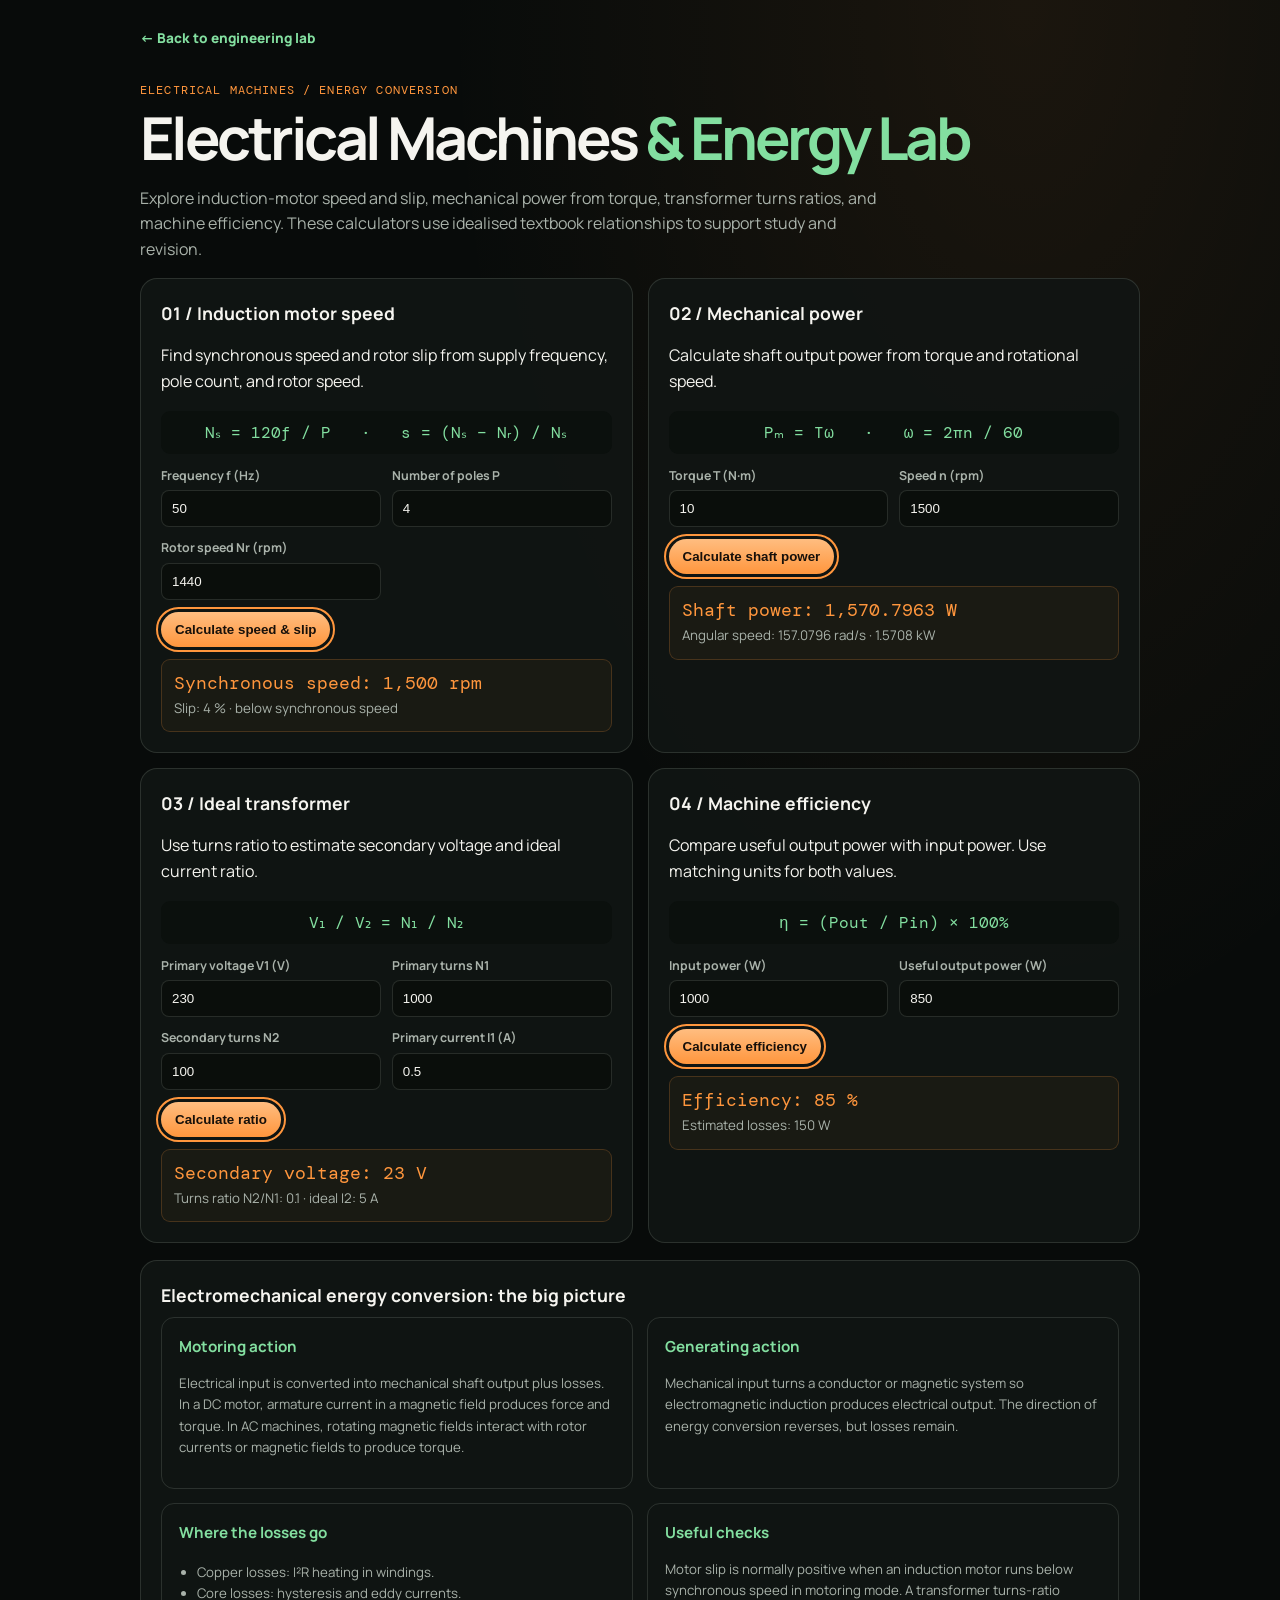
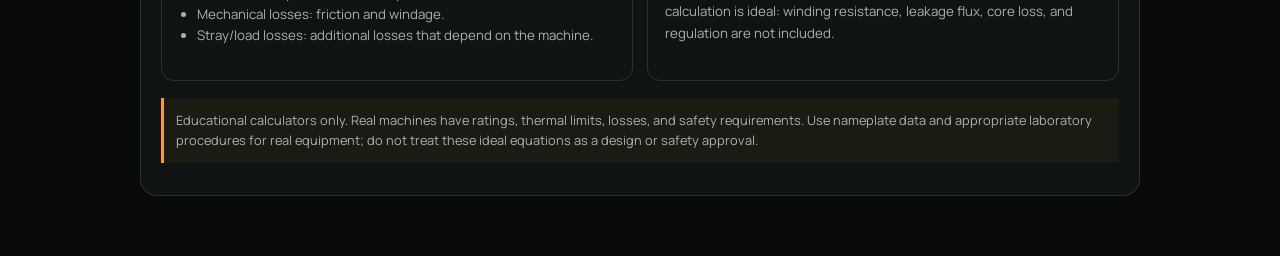
<file: projects/electrical-machines-lab.html>
<!doctype html>
<html lang="en"><head><meta charset="utf-8"><meta name="viewport" content="width=device-width,initial-scale=1"><meta name="description" content="Interactive electrical machines and electromechanical energy conversion calculators for students."><meta name="theme-color" content="#080b0a"><title>Electrical Machines Lab | Justice Oti-yeboah</title>
<link rel="preconnect" href="https://fonts.googleapis.com"><link rel="preconnect" href="https://fonts.gstatic.com" crossorigin><link href="https://fonts.googleapis.com/css2?family=DM+Mono:wght@400;500&family=Manrope:wght@400;500;600;700;800&display=swap" rel="stylesheet">
<style>
:root{color-scheme:dark;--bg:#080b0a;--panel:#111613;--text:#f5f4ef;--muted:#a9b2aa;--line:rgba(232,241,231,.13);--orange:#ff963d;--green:#83dfa0}*{box-sizing:border-box}body{margin:0;min-height:100vh;padding:25px 16px 60px;background:radial-gradient(ellipse at 80% 0%,rgba(255,150,61,.08),transparent 40%),var(--bg);color:var(--text);font-family:Manrope,Arial,sans-serif;line-height:1.6}.wrap{width:min(100%,1000px);margin:0 auto}.back{color:var(--green);font-size:.85rem;font-weight:800;text-decoration:none}.eyebrow{margin:32px 0 8px;color:var(--orange);font:.72rem 'DM Mono',monospace;letter-spacing:.1em;text-transform:uppercase}h1{margin:0;font-size:clamp(2rem,6vw,3.7rem);line-height:1.08;letter-spacing:-.06em}h1 span,h2 span{color:var(--green)}.lead{max-width:740px;color:var(--muted)}.grid{display:grid;grid-template-columns:repeat(2,minmax(0,1fr));gap:15px}.card{padding:20px;border:1px solid var(--line);border-radius:17px;background:rgba(17,22,19,.9)}.card h2{margin:0 0 8px;font-size:1.1rem}.formula{margin:12px 0;padding:11px;border-radius:9px;background:#0b100d;color:var(--green);font:1rem 'DM Mono',monospace;text-align:center}.fields{display:grid;grid-template-columns:repeat(2,minmax(0,1fr));gap:11px}.field label{display:block;color:var(--muted);font-size:.77rem;font-weight:700}.field input{width:100%;margin-top:5px;padding:10px;border:1px solid var(--line);border-radius:8px;background:#0a0e0b;color:var(--text)}button,a:focus-visible,input:focus-visible{outline:2px solid var(--orange);outline-offset:3px}.actions{margin-top:12px}button{padding:10px 14px;border:0;border-radius:999px;background:linear-gradient(#ffbd80,var(--orange));color:#17100a;font-weight:800;cursor:pointer}button:hover{filter:brightness(1.08)}.result{margin-top:12px;padding:12px;border:1px solid rgba(255,150,61,.2);border-radius:9px;background:rgba(255,150,61,.045)}.result strong{display:block;color:var(--orange);font:1.1rem 'DM Mono',monospace}.result small{display:block;color:var(--muted);margin-top:4px}.notes{display:grid;grid-template-columns:repeat(2,minmax(0,1fr));gap:14px}.note{padding:17px;border:1px solid var(--line);border-radius:13px}.note h3{color:var(--green);margin:0 0 7px;font-size:.95rem}.note p,.note li{color:var(--muted);font-size:.83rem}.note ul{padding-left:18px}.warning{padding:12px;border-left:3px solid var(--orange);background:rgba(255,150,61,.05);color:var(--muted);font-size:.8rem;margin-top:17px}.mono{font-family:'DM Mono',monospace}@media(max-width:650px){.grid,.notes{grid-template-columns:1fr}.fields{grid-template-columns:repeat(2,minmax(0,1fr))}.card{padding:16px}}@media(max-width:380px){.fields{grid-template-columns:1fr}}
</style></head>
<body><main class="wrap"><a class="back" href="../index.html#projects">← Back to engineering lab</a><p class="eyebrow">Electrical machines / Energy conversion</p><h1>Electrical Machines <span>& Energy Lab</span></h1><p class="lead">Explore induction-motor speed and slip, mechanical power from torque, transformer turns ratios, and machine efficiency. These calculators use idealised textbook relationships to support study and revision.</p>
<section class="grid">
<article class="card"><h2>01 / Induction motor speed</h2><p class="muted">Find synchronous speed and rotor slip from supply frequency, pole count, and rotor speed.</p><div class="formula">Nₛ = 120f / P &nbsp; · &nbsp; s = (Nₛ − Nᵣ) / Nₛ</div><div class="fields"><div class="field"><label for="freq">Frequency f (Hz)</label><input id="freq" type="number" min="0.1" step="any" value="50"></div><div class="field"><label for="poles">Number of poles P</label><input id="poles" type="number" min="2" step="2" value="4"></div><div class="field"><label for="rotor">Rotor speed Nr (rpm)</label><input id="rotor" type="number" min="0" step="any" value="1440"></div></div><div class="actions"><button id="speedBtn">Calculate speed & slip</button></div><div class="result" aria-live="polite"><strong id="speedOut">—</strong><small id="slipOut">Enter values to calculate.</small></div></article>
<article class="card"><h2>02 / Mechanical power</h2><p>Calculate shaft output power from torque and rotational speed.</p><div class="formula">Pₘ = Tω &nbsp; · &nbsp; ω = 2πn / 60</div><div class="fields"><div class="field"><label for="torque">Torque T (N·m)</label><input id="torque" type="number" min="0" step="any" value="10"></div><div class="field"><label for="rpm">Speed n (rpm)</label><input id="rpm" type="number" min="0" step="any" value="1500"></div></div><div class="actions"><button id="mechBtn">Calculate shaft power</button></div><div class="result" aria-live="polite"><strong id="mechOut">—</strong><small id="omegaOut">Angular speed will appear here.</small></div></article>
<article class="card"><h2>03 / Ideal transformer</h2><p>Use turns ratio to estimate secondary voltage and ideal current ratio.</p><div class="formula">V₁ / V₂ = N₁ / N₂</div><div class="fields"><div class="field"><label for="vpri">Primary voltage V1 (V)</label><input id="vpri" type="number" min="0" step="any" value="230"></div><div class="field"><label for="npri">Primary turns N1</label><input id="npri" type="number" min="1" step="any" value="1000"></div><div class="field"><label for="nsec">Secondary turns N2</label><input id="nsec" type="number" min="1" step="any" value="100"></div><div class="field"><label for="ipri">Primary current I1 (A)</label><input id="ipri" type="number" min="0" step="any" value="0.5"></div></div><div class="actions"><button id="transformerBtn">Calculate ratio</button></div><div class="result" aria-live="polite"><strong id="transformerOut">—</strong><small id="currentOut">Ideal secondary current will appear here.</small></div></article>
<article class="card"><h2>04 / Machine efficiency</h2><p>Compare useful output power with input power. Use matching units for both values.</p><div class="formula">η = (Pout / Pin) × 100%</div><div class="fields"><div class="field"><label for="pin">Input power (W)</label><input id="pin" type="number" min="0.001" step="any" value="1000"></div><div class="field"><label for="pout">Useful output power (W)</label><input id="pout" type="number" min="0" step="any" value="850"></div></div><div class="actions"><button id="effBtn">Calculate efficiency</button></div><div class="result" aria-live="polite"><strong id="effOut">—</strong><small id="lossOut">Power losses will appear here.</small></div></article>
</section>
<section class="card" style="margin-top:17px"><h2>Electromechanical energy conversion: the big picture</h2><div class="notes">
<article class="note"><h3>Motoring action</h3><p>Electrical input is converted into mechanical shaft output plus losses. In a DC motor, armature current in a magnetic field produces force and torque. In AC machines, rotating magnetic fields interact with rotor currents or magnetic fields to produce torque.</p></article>
<article class="note"><h3>Generating action</h3><p>Mechanical input turns a conductor or magnetic system so electromagnetic induction produces electrical output. The direction of energy conversion reverses, but losses remain.</p></article>
<article class="note"><h3>Where the losses go</h3><ul><li>Copper losses: I²R heating in windings.</li><li>Core losses: hysteresis and eddy currents.</li><li>Mechanical losses: friction and windage.</li><li>Stray/load losses: additional losses that depend on the machine.</li></ul></article>
<article class="note"><h3>Useful checks</h3><p>Motor slip is normally positive when an induction motor runs below synchronous speed in motoring mode. A transformer turns-ratio calculation is ideal: winding resistance, leakage flux, core loss, and regulation are not included.</p></article>
</div><p class="warning">Educational calculators only. Real machines have ratings, thermal limits, losses, and safety requirements. Use nameplate data and appropriate laboratory procedures for real equipment; do not treat these ideal equations as a design or safety approval.</p></section></main>
<script>
const $=id=>document.getElementById(id);const val=id=>Number($(id).value);const valid=ids=>ids.every(id=>$(id).value.trim()!==""&&Number.isFinite(val(id))&&val(id)>=0);const fmt=(n,u)=>Number.isFinite(n)?n.toLocaleString(undefined,{maximumFractionDigits:4})+" "+u:"—";
$("speedBtn").onclick=()=>{if(!valid(["freq","poles","rotor"])||val("freq")<=0||val("poles")<2||val("poles")%2!==0){$("speedOut").textContent="Check input values";$("slipOut").textContent="Frequency must be positive and pole count an even integer ≥ 2.";return}const ns=120*val("freq")/val("poles"),s=(ns-val("rotor"))/ns;$("speedOut").textContent="Synchronous speed: "+fmt(ns,"rpm");$("slipOut").textContent="Slip: "+fmt(s*100,"%")+(s<0?" · rotor above synchronous speed":s===0?" · synchronous speed":" · below synchronous speed")};
$("mechBtn").onclick=()=>{if(!valid(["torque","rpm"])){$("mechOut").textContent="Check input values";return}const w=2*Math.PI*val("rpm")/60,p=val("torque")*w;$("mechOut").textContent="Shaft power: "+fmt(p,"W");$("omegaOut").textContent="Angular speed: "+fmt(w,"rad/s")+" · "+fmt(p/1000,"kW")};
$("transformerBtn").onclick=()=>{if(!valid(["vpri","npri","nsec","ipri"])||val("npri")<=0||val("nsec")<=0){$("transformerOut").textContent="Check input values";$("currentOut").textContent="Turns must be greater than zero.";return}const ratio=val("nsec")/val("npri"),v2=val("vpri")*ratio,i2=val("ipri")/ratio;$("transformerOut").textContent="Secondary voltage: "+fmt(v2,"V");$("currentOut").textContent="Turns ratio N2/N1: "+fmt(ratio,"")+" · ideal I2: "+fmt(i2,"A")};
$("effBtn").onclick=()=>{if(!valid(["pin","pout"])||val("pin")<=0||val("pout")>val("pin")){$("effOut").textContent="Check input values";$("lossOut").textContent="Input power must be > 0 and output power cannot exceed input power in this simple model.";return}const loss=val("pin")-val("pout");$("effOut").textContent="Efficiency: "+fmt(val("pout")/val("pin")*100,"%");$("lossOut").textContent="Estimated losses: "+fmt(loss,"W")};
["speedBtn","mechBtn","transformerBtn","effBtn"].forEach(id=>$(id).click());
</script></body></html>
</file>
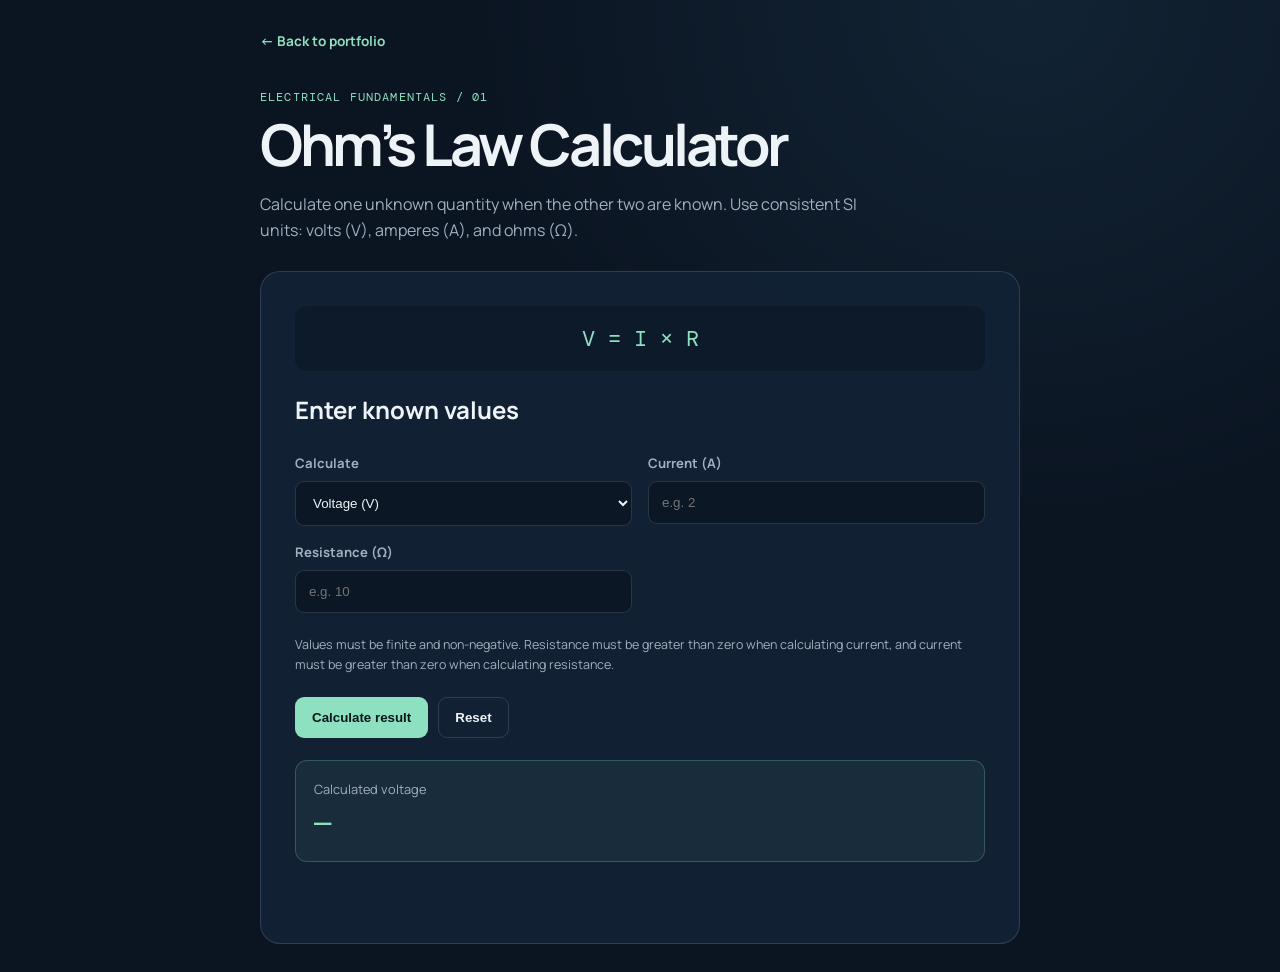
<file: projects/ohms-law-calculator.html>
<!doctype html>
<html lang="en"><head><meta charset="utf-8"><meta name="viewport" content="width=device-width,initial-scale=1"><meta name="description" content="An educational Ohm's law calculator for voltage, current, and resistance."><meta name="theme-color" content="#0b1421"><title>Ohm's Law Calculator | Justice Oti-yeboah</title>
<link rel="preconnect" href="https://fonts.googleapis.com"><link rel="preconnect" href="https://fonts.gstatic.com" crossorigin><link href="https://fonts.googleapis.com/css2?family=DM+Mono:wght@400;500&family=Manrope:wght@400;600;700;800&display=swap" rel="stylesheet">
<style>
:root{color-scheme:dark;--bg:#0b1421;--text:#edf3f7;--muted:#a1b0c0;--line:rgba(199,218,235,.16);--accent:#8de0c0}*{box-sizing:border-box}body{margin:0;min-height:100vh;padding:28px 16px;background:radial-gradient(ellipse at 80% 0%,rgba(46,105,137,.18),transparent 40%),var(--bg);color:var(--text);font-family:Manrope,Arial,sans-serif;line-height:1.6}.wrap{width:min(100%,760px);margin:0 auto}.back{color:var(--accent);font-size:.85rem;font-weight:700;text-decoration:none}.eyebrow{margin:36px 0 8px;color:var(--accent);font:.72rem 'DM Mono',monospace;letter-spacing:.1em;text-transform:uppercase}h1{margin:0;font-size:clamp(2rem,6vw,3.6rem);letter-spacing:-.06em;line-height:1.1}.lead{max-width:600px;color:var(--muted)}.panel{margin-top:28px;padding:clamp(20px,5vw,34px);border:1px solid var(--line);border-radius:20px;background:rgba(19,36,56,.82)}.formula{padding:18px;border-radius:12px;background:#0c1a29;color:var(--accent);font:1.4rem 'DM Mono',monospace;text-align:center}.fields{display:grid;grid-template-columns:repeat(2,minmax(0,1fr));gap:16px;margin-top:24px}label{display:block;color:var(--muted);font-size:.82rem;font-weight:700}input,select{display:block;width:100%;margin-top:7px;padding:13px;border:1px solid var(--line);border-radius:9px;background:#0b1725;color:var(--text)}input:focus,select:focus,button:focus-visible,a:focus-visible{outline:2px solid var(--accent);outline-offset:3px}.actions{display:flex;flex-wrap:wrap;gap:10px;margin-top:22px}button{padding:12px 16px;border:1px solid transparent;border-radius:9px;background:var(--accent);color:#07151a;font-weight:800;cursor:pointer}button.secondary{border-color:var(--line);background:transparent;color:var(--text)}.result{margin-top:22px;padding:18px;border:1px solid rgba(141,224,192,.24);border-radius:12px;background:rgba(141,224,192,.06)}.result-label{margin:0;color:var(--muted);font-size:.8rem}.result-value{margin:5px 0 0;color:var(--accent);font:1.8rem 'DM Mono',monospace;overflow-wrap:anywhere}.message{min-height:24px;margin-top:10px;color:#ffcc9e;font-size:.82rem}.note{margin-top:22px;color:var(--muted);font-size:.78rem}@media(max-width:500px){.fields{grid-template-columns:1fr}.panel{padding:18px}}
</style></head><body><main class="wrap"><a class="back" href="../index.html#projects">← Back to portfolio</a><p class="eyebrow">Electrical fundamentals / 01</p><h1>Ohm’s Law Calculator</h1><p class="lead">Calculate one unknown quantity when the other two are known. Use consistent SI units: volts (V), amperes (A), and ohms (Ω).</p>
<section class="panel" aria-labelledby="calc-title"><div class="formula" aria-label="Voltage equals current multiplied by resistance">V = I × R</div><h2 id="calc-title">Enter known values</h2><div class="fields">
<label for="unknown">Calculate<select id="unknown"><option value="voltage">Voltage (V)</option><option value="current">Current (I)</option><option value="resistance">Resistance (R)</option></select></label>
<label for="first"><span id="first-label">Current</span> <span id="first-unit">(A)</span><input id="first" type="number" min="0" step="any" inputmode="decimal" placeholder="e.g. 2"></label>
<label for="second"><span id="second-label">Resistance</span> <span id="second-unit">(Ω)</span><input id="second" type="number" min="0" step="any" inputmode="decimal" placeholder="e.g. 10"></label>
</div><p class="note">Values must be finite and non-negative. Resistance must be greater than zero when calculating current, and current must be greater than zero when calculating resistance.</p>
<div class="actions"><button id="calculate" type="button">Calculate result</button><button id="reset" class="secondary" type="button">Reset</button></div><div class="result" aria-live="polite"><p class="result-label" id="result-label">Calculated voltage</p><p class="result-value" id="result-value">—</p></div><p class="message" id="message" role="status"></p></section></main>
<script>
const unknown=document.querySelector("#unknown"),first=document.querySelector("#first"),second=document.querySelector("#second"),firstLabel=document.querySelector("#first-label"),secondLabel=document.querySelector("#second-label"),firstUnit=document.querySelector("#first-unit"),secondUnit=document.querySelector("#second-unit"),resultLabel=document.querySelector("#result-label"),resultValue=document.querySelector("#result-value"),message=document.querySelector("#message");
const configs={voltage:{a:"Current",au:"A",b:"Resistance",bu:"Ω",label:"Calculated voltage",unit:"V"},current:{a:"Voltage",au:"V",b:"Resistance",bu:"Ω",label:"Calculated current",unit:"A"},resistance:{a:"Voltage",au:"V",b:"Current",bu:"A",label:"Calculated resistance",unit:"Ω"}};
function updateFields(){const c=configs[unknown.value];firstLabel.textContent=c.a;firstUnit.textContent="("+c.au+")";secondLabel.textContent=c.b;secondUnit.textContent="("+c.bu+")";resultLabel.textContent=c.label;resultValue.textContent="—";message.textContent="";}
function calculate(){message.textContent="";const a=Number(first.value),b=Number(second.value);if(first.value.trim()===""||second.value.trim()===""||!Number.isFinite(a)||!Number.isFinite(b)||a<0||b<0){message.textContent="Enter two valid, non-negative numbers.";return;}let result;if(unknown.value==="voltage")result=a*b;else if(unknown.value==="current"){if(b===0){message.textContent="Resistance must be greater than zero to calculate current.";return;}result=a/b;}else{if(b===0){message.textContent="Current must be greater than zero to calculate resistance.";return;}result=a/b;}if(!Number.isFinite(result)){message.textContent="The result is outside the supported numeric range.";return;}resultValue.textContent=Number(result.toPrecision(8)).toLocaleString(undefined,{maximumSignificantDigits:8})+" "+configs[unknown.value].unit;}
unknown.addEventListener("change",updateFields);document.querySelector("#calculate").addEventListener("click",calculate);document.querySelector("#reset").addEventListener("click",()=>{first.value="";second.value="";resultValue.textContent="—";message.textContent="";});[first,second].forEach(el=>el.addEventListener("keydown",e=>{if(e.key==="Enter")calculate();}));updateFields();
</script></body></html>
</file>
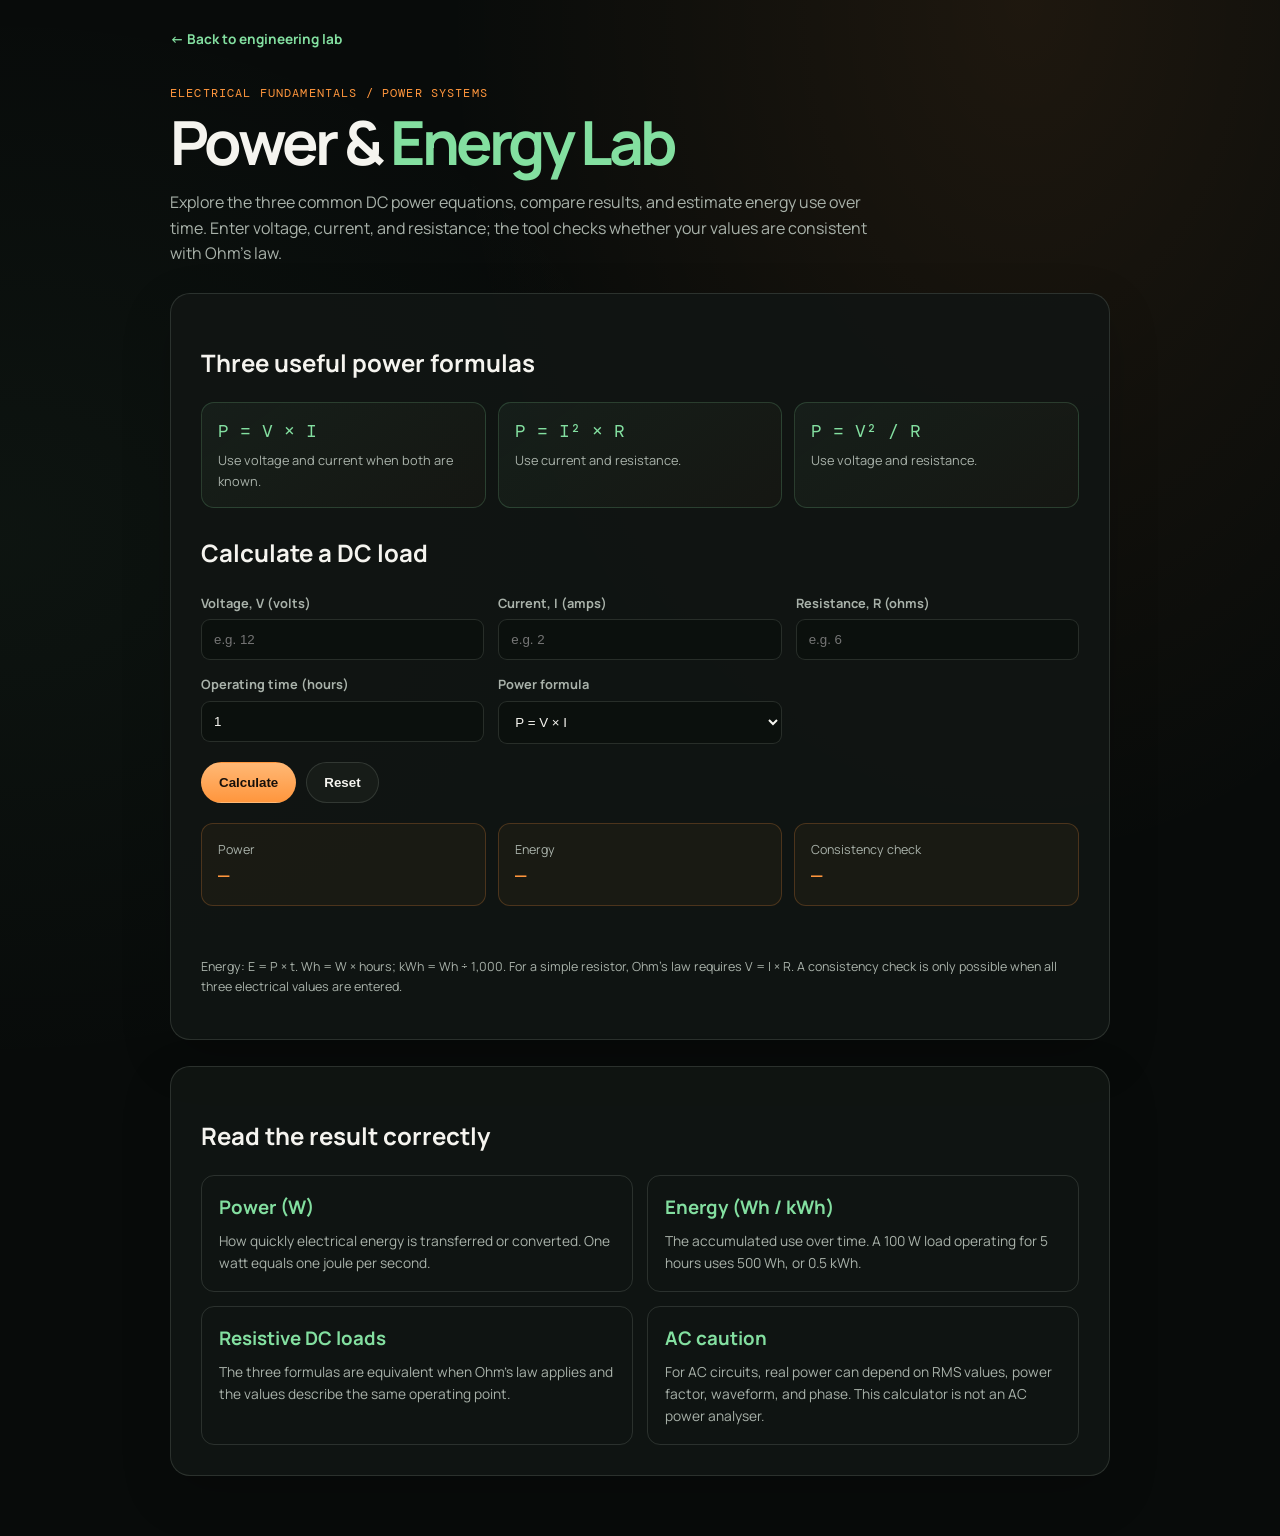
<file: projects/power-energy-calculator.html>
<!doctype html>
<html lang="en">
<head>
<meta charset="utf-8"><meta name="viewport" content="width=device-width,initial-scale=1">
<meta name="description" content="Explore electrical power equations and energy calculations with an interactive educational calculator.">
<meta name="theme-color" content="#080b0a">
<title>Power & Energy Lab | Justice Oti-yeboah</title>
<link rel="preconnect" href="https://fonts.googleapis.com"><link rel="preconnect" href="https://fonts.gstatic.com" crossorigin>
<link href="https://fonts.googleapis.com/css2?family=DM+Mono:wght@400;500&family=Manrope:wght@400;500;600;700;800&display=swap" rel="stylesheet">
<style>
:root{color-scheme:dark;--bg:#080b0a;--panel:#111613;--text:#f5f4ef;--muted:#a9b2aa;--line:rgba(232,241,231,.13);--orange:#ff963d;--green:#83dfa0}*{box-sizing:border-box}body{margin:0;min-height:100vh;padding:26px 16px 60px;background:radial-gradient(ellipse at 80% 0%,rgba(255,150,61,.09),transparent 40%),radial-gradient(ellipse at 0% 35%,rgba(131,223,160,.045),transparent 38%),var(--bg);color:var(--text);font-family:Manrope,Arial,sans-serif;line-height:1.6}.wrap{width:min(100%,940px);margin:0 auto}.back{color:var(--green);font-size:.85rem;font-weight:700;text-decoration:none}.eyebrow{margin:34px 0 8px;color:var(--orange);font:.72rem 'DM Mono',monospace;letter-spacing:.1em;text-transform:uppercase}h1{margin:0;font-size:clamp(2rem,6vw,3.8rem);letter-spacing:-.06em;line-height:1.08}h1 span,h2 span{color:var(--green)}.lead{max-width:700px;color:var(--muted)}.panel{margin-top:26px;padding:clamp(18px,4vw,30px);border:1px solid var(--line);border-radius:20px;background:rgba(17,22,19,.9);box-shadow:0 18px 50px rgba(0,0,0,.18)}.formula-grid{display:grid;grid-template-columns:repeat(3,minmax(0,1fr));gap:12px}.formula-card{padding:16px;border:1px solid rgba(131,223,160,.19);border-radius:13px;background:linear-gradient(145deg,rgba(131,223,160,.055),rgba(255,150,61,.025))}.formula-card strong{display:block;color:var(--green);font:1.15rem 'DM Mono',monospace}.formula-card p{margin:7px 0 0;color:var(--muted);font-size:.8rem}.controls{display:grid;grid-template-columns:repeat(3,minmax(0,1fr));gap:14px;margin-top:20px}.field label{display:block;color:var(--muted);font-size:.8rem;font-weight:700}.field input,.field select{display:block;width:100%;margin-top:6px;padding:12px;border:1px solid var(--line);border-radius:9px;background:#0b100d;color:var(--text)}input:focus-visible,select:focus-visible,button:focus-visible,a:focus-visible{outline:2px solid var(--orange);outline-offset:3px}.actions{display:flex;gap:10px;flex-wrap:wrap;margin-top:18px}button{padding:12px 17px;border:1px solid transparent;border-radius:999px;background:linear-gradient(#ffb875,var(--orange));color:#17100a;font-weight:800;cursor:pointer;transition:transform .18s,box-shadow .18s}button:hover{transform:translateY(-2px);box-shadow:0 7px 20px #ff963d22}button:active{transform:translateY(1px)}button.secondary{border-color:var(--line);background:#171c18;color:var(--text)}.results{display:grid;grid-template-columns:repeat(3,minmax(0,1fr));gap:12px;margin-top:20px}.result{padding:16px;border:1px solid rgba(255,150,61,.22);border-radius:12px;background:rgba(255,150,61,.045)}.result-label{margin:0;color:var(--muted);font-size:.78rem}.result-value{margin:5px 0 0;color:var(--orange);font:1.2rem 'DM Mono',monospace;overflow-wrap:anywhere}.message{min-height:24px;color:#ffbc83;font-size:.82rem}.note{color:var(--muted);font-size:.78rem}.concepts{display:grid;grid-template-columns:repeat(2,minmax(0,1fr));gap:14px}.concept{padding:17px;border:1px solid var(--line);border-radius:13px}.concept h3{margin:0 0 7px;color:var(--green)}.concept p{margin:0;color:var(--muted);font-size:.86rem}.mono{font-family:'DM Mono',monospace}@media(max-width:650px){.formula-grid,.controls,.results,.concepts{grid-template-columns:1fr}.panel{padding:17px}}
</style></head>
<body><main class="wrap"><a class="back" href="../index.html#projects">← Back to engineering lab</a>
<p class="eyebrow">Electrical fundamentals / Power systems</p><h1>Power & <span>Energy Lab</span></h1>
<p class="lead">Explore the three common DC power equations, compare results, and estimate energy use over time. Enter voltage, current, and resistance; the tool checks whether your values are consistent with Ohm's law.</p>
<section class="panel"><h2>Three useful power formulas</h2><div class="formula-grid">
<div class="formula-card"><strong>P = V × I</strong><p>Use voltage and current when both are known.</p></div>
<div class="formula-card"><strong>P = I² × R</strong><p>Use current and resistance.</p></div>
<div class="formula-card"><strong>P = V² / R</strong><p>Use voltage and resistance.</p></div>
</div>
<h2 style="margin-top:26px">Calculate a DC load</h2>
<div class="controls">
<div class="field"><label for="voltage">Voltage, V (volts)</label><input id="voltage" type="number" min="0" step="any" placeholder="e.g. 12"></div>
<div class="field"><label for="current">Current, I (amps)</label><input id="current" type="number" min="0" step="any" placeholder="e.g. 2"></div>
<div class="field"><label for="resistance">Resistance, R (ohms)</label><input id="resistance" type="number" min="0" step="any" placeholder="e.g. 6"></div>
<div class="field"><label for="hours">Operating time (hours)</label><input id="hours" type="number" min="0" step="any" value="1"></div>
<div class="field"><label for="mode">Power formula</label><select id="mode"><option value="vi">P = V × I</option><option value="i2r">P = I² × R</option><option value="v2r">P = V² / R</option></select></div>
</div>
<div class="actions"><button id="calculate" type="button">Calculate</button><button id="reset" class="secondary" type="button">Reset</button></div>
<div class="results" aria-live="polite"><div class="result"><p class="result-label">Power</p><p class="result-value" id="power-result">—</p></div><div class="result"><p class="result-label">Energy</p><p class="result-value" id="energy-result">—</p></div><div class="result"><p class="result-label">Consistency check</p><p class="result-value" id="check-result">—</p></div></div>
<p class="message" id="message" role="status"></p>
<p class="note">Energy: E = P × t. Wh = W × hours; kWh = Wh ÷ 1,000. For a simple resistor, Ohm's law requires V = I × R. A consistency check is only possible when all three electrical values are entered.</p></section>
<section class="panel"><h2>Read the result correctly</h2><div class="concepts">
<div class="concept"><h3>Power (W)</h3><p>How quickly electrical energy is transferred or converted. One watt equals one joule per second.</p></div>
<div class="concept"><h3>Energy (Wh / kWh)</h3><p>The accumulated use over time. A 100 W load operating for 5 hours uses 500 Wh, or 0.5 kWh.</p></div>
<div class="concept"><h3>Resistive DC loads</h3><p>The three formulas are equivalent when Ohm's law applies and the values describe the same operating point.</p></div>
<div class="concept"><h3>AC caution</h3><p>For AC circuits, real power can depend on RMS values, power factor, waveform, and phase. This calculator is not an AC power analyser.</p></div>
</div></section></main>
<script>
const $=id=>document.getElementById(id),els=["voltage","current","resistance","hours"].map($);
function fmt(n,u){return Number(n.toPrecision(7)).toLocaleString(undefined,{maximumSignificantDigits:7})+" "+u}
function calculate(){
 const [vEl,iEl,rEl,tEl]=els,mode=$("mode").value;
 const present=[vEl,iEl,rEl].map(e=>e.value.trim()!=="");
 const vals=[vEl,iEl,rEl,tEl].map(e=>e.value.trim()===""?null:Number(e.value));
 if(vals.some((n,k)=>n!==null&&(!Number.isFinite(n)||n<0))||tEl.value.trim()===""){ $("message").textContent="Enter non-negative finite values and an operating time.";return}
 let power;
 if(mode==="vi"){if(vals[0]===null||vals[1]===null){$("message").textContent="Enter both voltage and current for P = V × I.";return}power=vals[0]*vals[1]}
 if(mode==="i2r"){if(vals[1]===null||vals[2]===null){$("message").textContent="Enter both current and resistance for P = I² × R.";return}power=vals[1]*vals[1]*vals[2]}
 if(mode==="v2r"){if(vals[0]===null||vals[2]===null||vals[2]===0){$("message").textContent="Enter voltage and a resistance greater than zero for P = V² / R.";return}power=vals[0]*vals[0]/vals[2]}
 const wh=power*vals[3];
 if(!Number.isFinite(power)||!Number.isFinite(wh)){$("message").textContent="The result is outside the supported numeric range.";return}
 $("power-result").textContent=fmt(power,"W");$("energy-result").textContent=fmt(wh/1000,"kWh")+" ("+fmt(wh,"Wh")+")";
 let consistency="Enter V, I & R";
 if(present.every(Boolean)){
  const scale=Math.max(1,Math.abs(vals[0]),Math.abs(vals[1]*vals[2]));
  consistency=Math.abs(vals[0]-vals[1]*vals[2])<=0.03*scale?"Consistent ✓":"Check V ≠ I × R";
 }
 $("check-result").textContent=consistency;$("message").textContent="Calculated with "+$("mode").selectedOptions[0].text+". Verify that all values refer to the same operating point.";
}
$("calculate").addEventListener("click",calculate);
$("reset").addEventListener("click",()=>{els.forEach((e,i)=>e.value=i===3?"1":"");$("power-result").textContent=$("energy-result").textContent=$("check-result").textContent="—";$("message").textContent=""});
els.forEach(e=>e.addEventListener("keydown",e=>{if(e.key==="Enter")calculate()}));
</script></body></html>
</file>
<file: styles.css>
:root{color-scheme:dark;--bg:#0b1421;--panel:#101d2d;--text:#edf3f7;--muted:#a1b0c0;--line:rgba(199,218,235,.14);--accent:#8de0c0;--blue:#83baff;--max:1160px;--radius:22px}
*,*::before,*::after{box-sizing:border-box}html{scroll-behavior:smooth;scroll-padding-top:100px}body{margin:0;background:var(--bg);color:var(--text);font-family:Manrope,Arial,sans-serif;line-height:1.65;-webkit-font-smoothing:antialiased}body::before{content:"";position:fixed;inset:0;pointer-events:none;z-index:-1;background:radial-gradient(ellipse at 75% 5%,rgba(46,105,137,.15),transparent 32%),radial-gradient(ellipse at 12% 32%,rgba(49,120,99,.09),transparent 26%)}a{color:inherit;text-decoration:none}button,input,select{font:inherit}a:focus-visible,button:focus-visible,input:focus-visible,select:focus-visible{outline:3px solid var(--accent);outline-offset:3px}::selection{background:var(--accent);color:#08131d}.section-wrap{width:min(calc(100% - 48px),var(--max));margin-inline:auto}.mono{font-family:"DM Mono",monospace;font-size:.72rem;letter-spacing:.08em}.skip-link{position:absolute;top:-100px;left:20px;z-index:50;padding:10px 14px;background:var(--accent);color:#08131d;border-radius:8px}.skip-link:focus{top:12px}
.site-header{position:sticky;top:0;z-index:20;display:flex;align-items:center;justify-content:space-between;gap:24px;padding:15px max(24px,calc((100vw - var(--max))/2));border-bottom:1px solid rgba(199,218,235,.09);background:rgba(11,20,33,.88);backdrop-filter:blur(18px)}.brand{display:inline-flex;align-items:center;gap:10px;font-size:.9rem;font-weight:800;white-space:nowrap}.brand-mark{display:grid;place-items:center;width:35px;height:35px;border:1px solid rgba(141,224,192,.45);border-radius:10px;color:var(--accent);font-size:1.15rem}.brand-mark span,.footer-brand span{color:var(--accent)}.site-nav{display:flex;align-items:center;gap:28px;color:var(--muted);font-size:.83rem}.site-nav a{transition:color .2s}.site-nav a:hover{color:var(--accent)}.header-cta{display:inline-flex;align-items:center;gap:10px;padding:9px 13px;border:1px solid var(--line);border-radius:10px;font-size:.8rem;font-weight:700;white-space:nowrap}.header-cta span,.text-link span,.project-link span{color:var(--accent)}
.hero{display:grid;grid-template-columns:1.1fr .9fr;gap:60px;align-items:center;padding-top:92px;padding-bottom:94px;min-height:620px}.eyebrow{display:flex;align-items:center;gap:10px;color:var(--accent);font-family:"DM Mono",monospace;font-size:.72rem;letter-spacing:.08em;text-transform:uppercase}.status-dot{width:7px;height:7px;border-radius:50%;background:var(--accent);box-shadow:0 0 14px rgba(141,224,192,.6)}h1,h2,h3,p{margin-top:0}h1{margin-bottom:24px;font-size:clamp(2.6rem,5.4vw,4.8rem);line-height:1.08;letter-spacing:-.065em;font-weight:800}h1 span,h2 span{color:var(--accent)}.hero-lede{max-width:620px;color:var(--muted);font-size:1.02rem;line-height:1.9}.hero-actions,.contact-actions{display:flex;flex-wrap:wrap;gap:12px;margin-top:28px}.button{display:inline-flex;align-items:center;justify-content:center;gap:12px;min-height:46px;padding:12px 17px;border:1px solid transparent;border-radius:10px;font-size:.83rem;font-weight:800;transition:transform .2s,border-color .2s,background .2s}.button:hover{transform:translateY(-2px)}.button-primary{background:var(--accent);color:#07151a}.button-primary:hover{background:#b0f2d9}.button-quiet,.button-outline{border-color:var(--line);background:rgba(255,255,255,.025);color:var(--text)}.button-quiet:hover,.button-outline:hover{border-color:rgba(141,224,192,.55)}.hero-footnote{display:flex;flex-wrap:wrap;align-items:center;gap:11px;margin-top:42px;color:var(--muted);font-size:.78rem}.hero-footnote .mono{color:#6f8498;font-size:.64rem}.footnote-divider{height:17px;border-left:1px solid var(--line);margin-inline:5px}
.hero-visual{position:relative;min-height:440px;display:grid;place-items:center;overflow:hidden;border:1px solid var(--line);border-radius:28px;background:linear-gradient(145deg,rgba(25,51,68,.72),rgba(12,25,40,.7))}.visual-grid{position:absolute;inset:0;background-image:linear-gradient(rgba(155,194,211,.07) 1px,transparent 1px),linear-gradient(90deg,rgba(155,194,211,.07) 1px,transparent 1px);background-size:32px 32px;mask-image:linear-gradient(135deg,#000,transparent 85%)}.chip{position:relative;z-index:2;width:min(76%,330px);min-height:280px;padding:26px;border:1px solid rgba(141,224,192,.4);border-radius:18px;background:linear-gradient(145deg,rgba(18,41,54,.96),rgba(13,26,41,.98));box-shadow:0 24px 70px rgba(0,0,0,.28),inset 0 0 30px rgba(141,224,192,.035)}.chip-label,.chip-caption{color:#88a5b8;font-size:.62rem}.chip strong{display:block;margin-top:20px;font-size:1.9rem;line-height:1.12;letter-spacing:-.05em}.chip-symbol{display:grid;grid-template-columns:repeat(3,10px);gap:5px;margin-top:24px}.chip-symbol span{height:10px;border:1px solid var(--accent);background:rgba(141,224,192,.2)}.chip-symbol span:nth-child(2n){background:var(--accent)}.chip-caption{display:block;margin-top:22px}.circuit{position:absolute;border:1px solid rgba(131,186,255,.42);border-radius:12px}.circuit-a{width:120px;height:95px;right:8%;top:12%;border-left:0;border-bottom:0}.circuit-b{width:110px;height:85px;left:7%;bottom:12%;border-right:0;border-top:0}.circuit-c{width:70px;height:70px;right:11%;bottom:14%;border-radius:50%;border-color:rgba(141,224,192,.5)}.visual-tag{position:absolute;z-index:3;padding:8px 11px;border:1px solid var(--line);border-radius:8px;background:#122539;color:var(--accent);font-size:.7rem}.tag-top{top:13%;left:8%}.tag-bottom{right:7%;bottom:17%}.visual-cross{position:absolute;color:var(--accent);font-size:1.5rem;opacity:.7}.cross-one{right:17%;top:35%}.cross-two{left:17%;bottom:30%}
.section-kicker{display:flex;align-items:center;gap:20px;margin-bottom:34px;color:#7d93a7}.kicker-line{width:75px;border-top:1px solid var(--line)}.intro-section,.skills-section,.projects-section,.approach-section{padding-top:70px;padding-bottom:80px;border-top:1px solid var(--line)}.intro-grid,.approach-grid{display:grid;grid-template-columns:1fr 1fr;gap:70px}h2{font-size:clamp(2rem,4vw,3.2rem);line-height:1.15;letter-spacing:-.055em}.intro-grid h2{max-width:540px}.intro-copy{max-width:550px;color:var(--muted);font-size:.94rem;line-height:1.9}.intro-copy p+p{margin-top:15px}.text-link{display:inline-flex;gap:10px;margin-top:12px;color:var(--text);font-size:.84rem;font-weight:800}.section-heading{display:flex;align-items:end;justify-content:space-between;gap:40px;margin-bottom:28px}.section-heading h2{max-width:600px;margin-bottom:0}.section-heading>p{max-width:400px;margin-bottom:2px;color:var(--muted);font-size:.87rem;line-height:1.8}
.skills-grid{display:grid;grid-template-columns:repeat(4,minmax(0,1fr));gap:14px;margin-top:38px}.skill-card{min-height:255px;padding:22px;border:1px solid var(--line);border-radius:var(--radius);background:linear-gradient(145deg,rgba(20,36,56,.78),rgba(15,28,44,.45));transition:transform .2s,border-color .2s}.skill-card:hover,.project-card:hover{transform:translateY(-4px);border-color:rgba(141,224,192,.38)}.skill-index{color:#6e8499}.skill-icon{display:grid;place-items:center;width:45px;height:45px;margin:22px 0 17px;border:1px solid rgba(141,224,192,.25);border-radius:13px;color:var(--accent);font-size:1.3rem}.skill-card h3,.project-body h3{margin-bottom:9px;font-size:1rem;letter-spacing:-.025em}.skill-card p{min-height:74px;margin-bottom:18px;color:var(--muted);font-size:.79rem;line-height:1.8}.skill-state{display:inline-flex;padding:5px 8px;border-radius:6px;background:rgba(141,224,192,.08);color:var(--accent);font-family:"DM Mono",monospace;font-size:.61rem}
.project-heading{align-items:end}.project-heading>div>h2{margin-bottom:12px}.section-subtitle{margin-bottom:0;color:var(--muted);font-size:.9rem}.project-count{padding-bottom:5px;color:#7d93a7;white-space:nowrap}.projects-grid{display:grid;grid-template-columns:repeat(2,minmax(0,1fr));gap:18px;margin-top:32px}.project-card{overflow:hidden;border:1px solid var(--line);border-radius:var(--radius);background:rgba(16,29,45,.7);transition:transform .2s,border-color .2s}.project-top{display:flex;align-items:center;justify-content:space-between;padding:19px 22px;color:#7f96a9}.project-type{font-size:.62rem}.project-number{color:var(--accent)}.project-art{position:relative;display:grid;place-items:center;min-height:205px;margin:0 14px;overflow:hidden;border:1px solid rgba(190,216,229,.1);border-radius:14px;background-color:#10283a;background-image:linear-gradient(rgba(142,189,209,.07) 1px,transparent 1px),linear-gradient(90deg,rgba(142,189,209,.07) 1px,transparent 1px);background-size:24px 24px}.formula{position:relative;z-index:2;font-family:"DM Mono",monospace;font-size:clamp(1.7rem,4vw,2.7rem);font-weight:500;letter-spacing:-.08em;color:var(--accent)}.ohm-art::before,.ohm-art::after{content:"";position:absolute;width:110px;height:110px;border:1px solid rgba(131,186,255,.26);border-radius:50%}.ohm-art::before{left:12%;top:-30px}.ohm-art::after{right:10%;bottom:-45px}.art-line{position:absolute;left:18%;right:18%;top:50%;height:1px;background:rgba(141,224,192,.45)}.art-node{position:absolute;z-index:1;top:calc(50% - 5px);width:10px;height:10px;border-radius:50%;background:var(--accent);box-shadow:0 0 15px rgba(141,224,192,.5)}.node-a{left:18%}.node-b{right:18%}.power-art{background-color:#1c2634}.power-ring{position:absolute;width:150px;height:150px;border:1px solid rgba(131,186,255,.35);border-radius:50%;box-shadow:0 0 0 18px rgba(131,186,255,.035),0 0 0 38px rgba(131,186,255,.025)}.power-spark{position:absolute;top:26%;right:27%;color:var(--blue);font-size:1.5rem}.project-body{padding:22px}.project-body>p{min-height:55px;margin-bottom:19px;color:var(--muted);font-size:.82rem;line-height:1.8}.tag-list{display:flex;flex-wrap:wrap;gap:7px;margin-bottom:23px}.tag-list span{padding:5px 8px;border:1px solid var(--line);border-radius:6px;color:#9aafbf;font-family:"DM Mono",monospace;font-size:.62rem}.project-link{display:flex;align-items:center;justify-content:space-between;padding-top:15px;border-top:1px solid var(--line);font-size:.82rem;font-weight:800}.project-note{display:flex;gap:10px;margin-top:20px;color:#8196a8;font-size:.74rem;line-height:1.8}.project-note span{color:var(--accent)}
.approach-grid h2{margin-bottom:0}.approach-steps{display:grid;gap:0}.approach-step{display:grid;grid-template-columns:45px 1fr;gap:16px;padding:20px 0;border-bottom:1px solid var(--line)}.approach-step:first-child{padding-top:0}.approach-step>.mono{padding-top:3px;color:var(--accent)}.approach-step h3{margin-bottom:6px;font-size:.95rem}.approach-step p{margin-bottom:0;color:var(--muted);font-size:.8rem;line-height:1.8}.contact-section{padding-top:35px;padding-bottom:80px}.contact-panel{display:flex;align-items:center;justify-content:space-between;gap:40px;padding:clamp(25px,5vw,54px);border:1px solid rgba(141,224,192,.2);border-radius:26px;background:radial-gradient(ellipse at 90% 0%,rgba(67,201,154,.09),transparent 42%),linear-gradient(120deg,#112336,#101d2d)}.contact-panel>div:first-child{max-width:640px}.contact-panel h2{margin-bottom:14px}.contact-panel p:not(.eyebrow){margin-bottom:0;color:var(--muted);font-size:.88rem;line-height:1.8}.contact-panel .eyebrow{margin-bottom:18px}.contact-actions{flex-direction:column;min-width:155px;margin-top:0}
.site-footer{display:flex;align-items:center;gap:22px;padding-top:22px;padding-bottom:28px;border-top:1px solid var(--line);color:#7e93a6}.footer-brand{color:var(--text);font-size:.8rem;font-weight:800;white-space:nowrap}.site-footer p{flex:1;margin-bottom:0;font-size:.72rem}.footer-year{white-space:nowrap;font-size:.62rem}.reveal{opacity:0;transform:translateY(16px);transition:opacity .55s ease,transform .55s ease}.reveal.is-visible{opacity:1;transform:translateY(0)}
@media(prefers-reduced-motion:reduce){html{scroll-behavior:auto}*,*::before,*::after{animation-duration:.01ms!important;transition-duration:.01ms!important}.reveal{opacity:1;transform:none}}
@media(max-width:900px){.site-header{gap:14px}.site-nav{gap:16px}.hero{gap:35px;padding-top:65px}.hero-visual{min-height:390px}.skills-grid{grid-template-columns:repeat(2,minmax(0,1fr))}.intro-grid,.approach-grid{gap:35px}.contact-panel{align-items:flex-start;flex-direction:column}.contact-actions{flex-direction:row}}
@media(max-width:650px){.section-wrap{width:min(calc(100% - 32px),var(--max))}.site-header{position:relative;flex-wrap:wrap;justify-content:space-between;padding:13px 16px}.site-nav{order:3;width:100%;justify-content:space-between;gap:8px;padding-top:10px;border-top:1px solid var(--line);font-size:.77rem}.header-cta{font-size:.73rem;padding:8px 10px}.hero{grid-template-columns:1fr;gap:36px;padding-top:54px;padding-bottom:60px;min-height:0}.hero-visual{min-height:350px}.hero-lede{font-size:.94rem}.hero-footnote{gap:8px;margin-top:30px}.intro-section,.skills-section,.projects-section,.approach-section{padding-top:48px;padding-bottom:54px}.section-kicker{margin-bottom:25px}.intro-grid,.approach-grid{grid-template-columns:1fr;gap:22px}.section-heading{display:block}.section-heading>p{margin-top:15px}.skills-grid{grid-template-columns:1fr 1fr;gap:10px}.skill-card{padding:16px;min-height:0}.skill-card p{min-height:0}.skill-icon{margin:17px 0 12px}.projects-grid{grid-template-columns:1fr;gap:14px}.project-art{min-height:180px}.project-count{display:inline-block;margin-top:17px}.contact-section{padding-bottom:50px}.contact-actions{width:100%;flex-direction:column}.contact-actions .button{width:100%}.site-footer{flex-wrap:wrap;gap:10px}.site-footer p{order:3;flex-basis:100%}.footer-year{margin-left:auto}}
@media(max-width:380px){.skills-grid{grid-template-columns:1fr}.hero-actions .button{width:100%}.brand{font-size:.8rem}}

/* Motion layer: subtle, purposeful engineering-interface animation */
:root{--pointer-x:50vw;--pointer-y:35vh}
body{background-image:radial-gradient(520px circle at var(--pointer-x) var(--pointer-y),rgba(53,149,150,.075),transparent 70%)}
.scroll-progress{position:fixed;z-index:100;inset:0 0 auto;height:3px;background:rgba(255,255,255,.035);pointer-events:none}
.scroll-progress span{display:block;width:100%;height:100%;transform:scaleX(0);transform-origin:left;background:linear-gradient(90deg,var(--accent),var(--blue));box-shadow:0 0 12px rgba(141,224,192,.6)}
.hero-visual{isolation:isolate;box-shadow:inset 0 0 80px rgba(64,157,166,.035)}
.hero-visual::before{content:"";position:absolute;z-index:1;inset:-30% -10%;pointer-events:none;background:linear-gradient(transparent 44%,rgba(141,224,192,.075) 50%,transparent 56%);transform:translateY(-70%);animation:scanSweep 7s ease-in-out infinite}
.visual-grid{animation:gridDrift 24s linear infinite}
.chip{animation:chipFloat 6s ease-in-out infinite;will-change:transform}
.chip::after{content:"SYSTEM READY";position:absolute;right:16px;top:16px;padding:4px 7px;border:1px solid rgba(141,224,192,.22);border-radius:5px;color:var(--accent);background:rgba(141,224,192,.06);font:500 .55rem "DM Mono",monospace;letter-spacing:.1em}
.chip-caption{display:flex;align-items:center;gap:7px}
.chip-caption::after{content:"";width:6px;height:11px;background:var(--accent);animation:cursorBlink 1s steps(2,end) infinite}
.circuit{animation:circuitGlow 4s ease-in-out infinite alternate}
.circuit-b{animation-delay:1s}.circuit-c{animation-delay:2s}
.visual-tag{box-shadow:0 0 0 0 rgba(141,224,192,.18);animation:tagPulse 4s ease-out infinite}
.tag-bottom{animation-delay:1.8s}
.telemetry{position:absolute;z-index:3;left:8%;bottom:8%;padding:10px 12px;border:1px solid rgba(141,224,192,.18);border-radius:8px;background:rgba(9,20,32,.82);color:var(--accent);font-size:.56rem;line-height:1.9;backdrop-filter:blur(8px)}
.telemetry-pulse{display:inline-block;width:6px;height:6px;margin-right:5px;border-radius:50%;background:var(--accent);box-shadow:0 0 10px rgba(141,224,192,.8);animation:cursorBlink 1.3s steps(2,end) infinite}
.telemetry-dim{color:#8199aa}
.skill-card,.project-card{transform-style:preserve-3d;will-change:transform}
.skill-card:hover .skill-icon{transform:translateY(-2px) rotate(-5deg);box-shadow:0 0 24px rgba(141,224,192,.09)}
.skill-icon{transition:transform .3s,box-shadow .3s}
.project-art::after{content:"";position:absolute;inset:0;pointer-events:none;background:linear-gradient(115deg,transparent 20%,rgba(141,224,192,.08) 48%,transparent 70%);transform:translateX(-120%);transition:transform .75s ease}
.project-card:hover .project-art::after{transform:translateX(120%)}
.project-card:hover .formula{ text-shadow:0 0 24px rgba(141,224,192,.35)}
.status-dot{animation:statusPulse 2.2s ease-in-out infinite}
.site-nav a{position:relative}
.site-nav a::after{content:"";position:absolute;left:0;right:100%;bottom:-7px;height:1px;background:var(--accent);transition:right .22s ease}
.site-nav a:hover::after,.site-nav a.is-active::after{right:0}
.button-primary{box-shadow:0 0 0 0 rgba(141,224,192,.18)}
.button-primary:hover{box-shadow:0 7px 28px rgba(141,224,192,.12)}
.reveal{transition-delay:var(--reveal-delay,0ms)}
@keyframes scanSweep{0%,20%{transform:translateY(-70%)}70%,100%{transform:translateY(70%)}}
@keyframes gridDrift{from{background-position:0 0,0 0}to{background-position:32px 32px,32px 32px}}
@keyframes chipFloat{0%,100%{transform:translateY(0)}50%{transform:translateY(-7px)}}
@keyframes cursorBlink{0%,48%{opacity:1}49%,100%{opacity:.2}}
@keyframes circuitGlow{from{opacity:.4;filter:drop-shadow(0 0 0 rgba(131,186,255,0))}to{opacity:1;filter:drop-shadow(0 0 6px rgba(131,186,255,.24))}}
@keyframes tagPulse{0%,100%{box-shadow:0 0 0 0 rgba(141,224,192,0)}50%{box-shadow:0 0 0 5px rgba(141,224,192,.025)}}
@keyframes statusPulse{0%,100%{box-shadow:0 0 8px rgba(141,224,192,.3)}50%{box-shadow:0 0 18px rgba(141,224,192,.85)}}
@media(max-width:650px){.telemetry{left:5%;bottom:5%;font-size:.5rem}.chip{animation:none}.hero-visual::before{animation-duration:10s}}
@media(prefers-reduced-motion:reduce){body{background-image:none}.visual-grid,.chip,.hero-visual::before,.circuit,.visual-tag,.telemetry-pulse,.status-dot{animation:none!important}.project-art::after{display:none}.skill-card,.project-card{will-change:auto}.scroll-progress{display:none}}


/* Tactile, more physical button interactions */
.button,.header-cta,.project-link{
  position:relative;
  isolation:isolate;
  overflow:hidden;
  transform:translateZ(0);
  -webkit-tap-highlight-color:transparent;
}
.button,.header-cta{
  box-shadow:0 2px 0 rgba(0,0,0,.28),0 7px 18px rgba(0,0,0,.14),inset 0 1px 0 rgba(255,255,255,.09);
  transition:transform .18s cubic-bezier(.2,.8,.2,1),box-shadow .18s ease,background-color .18s ease,border-color .18s ease;
}
.button::before,.header-cta::before{
  content:"";
  position:absolute;
  z-index:-1;
  inset:0;
  pointer-events:none;
  background:linear-gradient(115deg,transparent 15%,rgba(255,255,255,.19) 42%,rgba(255,255,255,.025) 52%,transparent 76%);
  transform:translateX(-130%);
  transition:transform .55s cubic-bezier(.2,.65,.25,1);
}
.button:hover::before,.header-cta:hover::before{transform:translateX(130%)}
.button-primary{
  background:linear-gradient(180deg,#a5f0d2 0%,#8de0c0 52%,#70c9a8 100%);
  border-color:rgba(207,255,236,.45);
  box-shadow:0 3px 0 #3d8d72,0 7px 16px rgba(0,0,0,.22),0 0 0 1px rgba(141,224,192,.12),inset 0 1px 0 rgba(255,255,255,.52);
  text-shadow:0 1px 0 rgba(255,255,255,.16);
}
.button-primary:hover{
  background:linear-gradient(180deg,#b7f8df 0%,#9cebcf 55%,#80d8b8 100%);
  transform:translateY(-2px);
  box-shadow:0 5px 0 #3d8d72,0 12px 24px rgba(0,0,0,.25),0 0 22px rgba(141,224,192,.12),inset 0 1px 0 rgba(255,255,255,.6);
}
.button-primary:active{
  transform:translateY(2px) scale(.985);
  box-shadow:0 1px 0 #3d8d72,0 3px 8px rgba(0,0,0,.2),inset 0 2px 5px rgba(16,50,39,.15);
}
.button-quiet,.button-outline,.header-cta{
  background:linear-gradient(180deg,rgba(255,255,255,.065),rgba(255,255,255,.018));
  border-color:rgba(199,218,235,.2);
  box-shadow:0 2px 0 rgba(0,0,0,.25),0 6px 14px rgba(0,0,0,.12),inset 0 1px 0 rgba(255,255,255,.08);
}
.button-quiet:hover,.button-outline:hover,.header-cta:hover{
  transform:translateY(-2px);
  border-color:rgba(141,224,192,.52);
  background:linear-gradient(180deg,rgba(141,224,192,.1),rgba(255,255,255,.025));
  box-shadow:0 4px 0 rgba(0,0,0,.2),0 10px 20px rgba(0,0,0,.18),inset 0 1px 0 rgba(255,255,255,.12);
}
.button-quiet:active,.button-outline:active,.header-cta:active{
  transform:translateY(1px) scale(.99);
  box-shadow:0 1px 0 rgba(0,0,0,.25),inset 0 2px 5px rgba(0,0,0,.18);
}
.button:focus-visible,.header-cta:focus-visible,.project-link:focus-visible{
  outline:2px solid var(--accent);
  outline-offset:4px;
  box-shadow:0 0 0 5px rgba(141,224,192,.12),0 7px 18px rgba(0,0,0,.15);
}
.button-ripple{
  position:absolute;
  z-index:0;
  width:12px;
  height:12px;
  border-radius:50%;
  pointer-events:none;
  background:rgba(255,255,255,.38);
  transform:translate(-50%,-50%) scale(0);
  animation:buttonRipple .58s ease-out forwards;
}
.button>*{position:relative;z-index:1}
.project-link{transition:color .2s,padding-left .2s,background-color .2s}
.project-link:hover{padding-left:5px;color:var(--accent)}
.project-link:active{background:rgba(141,224,192,.045)}
@keyframes buttonRipple{
  to{transform:translate(-50%,-50%) scale(20);opacity:0}
}
@media(prefers-reduced-motion:reduce){
  .button,.header-cta,.project-link,.button::before,.header-cta::before{transition:none!important}
  .button-ripple{display:none}
}


/* New brand palette: near-black, warm orange, and clean signal green */
:root{
  color-scheme:dark;
  --bg:#080b0a;
  --panel:#111613;
  --text:#f5f4ef;
  --muted:#a9b2aa;
  --line:rgba(232,241,231,.13);
  --accent:#ff963d;
  --blue:#83dfa0;
  --max:1160px;
}
body{background-color:var(--bg);background-image:radial-gradient(700px circle at 82% 2%,rgba(255,150,61,.075),transparent 58%),radial-gradient(560px circle at 4% 36%,rgba(131,223,160,.045),transparent 60%),radial-gradient(520px circle at var(--pointer-x) var(--pointer-y),rgba(255,150,61,.055),transparent 70%)}
::selection{background:#ff963d;color:#111}
.brand-name{font-family:"Playfair Display",Georgia,serif;font-size:1.05rem;font-weight:700;letter-spacing:-.035em}
.brand-name em{font-weight:600;font-style:italic;color:var(--accent)}
.brand-mark{border-color:rgba(255,150,61,.52);color:var(--accent);background:linear-gradient(145deg,rgba(255,150,61,.1),rgba(131,223,160,.04))}
.brand-mark span,.footer-brand span{color:var(--blue)}
.site-header{border-bottom-color:rgba(255,150,61,.13);background:rgba(8,11,10,.86)}
.site-nav a{transition:color .2s}
.site-nav a::after{background:linear-gradient(90deg,var(--accent),var(--blue));height:2px;border-radius:9px}
.site-nav a:hover,.site-nav a.is-active{color:#fff0df}
.site-nav a.is-active{animation:navSettle .45s cubic-bezier(.2,1.5,.5,1)}
@keyframes navSettle{0%{transform:translateY(0)}35%{transform:translateY(-5px)}65%{transform:translateY(1px)}100%{transform:translateY(0)}}
.site-nav a.nav-scattering{animation:navScattering .48s ease both}
@keyframes navScattering{0%{opacity:1;filter:blur(0);transform:translateY(0) scale(1)}45%{opacity:.65;filter:blur(1px);transform:translateY(-6px) scale(1.06)}100%{opacity:1;filter:blur(0);transform:translateY(0) scale(1)}}
.eyebrow,.text-link span,.project-link span,.skill-index,.approach-step>.mono{color:var(--blue)}
.status-dot{background:var(--blue);box-shadow:0 0 14px rgba(131,223,160,.6)}
h1 span,h2 span{color:var(--blue)}
.button-primary{color:#15110c;background:linear-gradient(180deg,#ffbf7e 0%,#ff963d 54%,#e77721 100%);border-color:rgba(255,213,168,.45);box-shadow:0 3px 0 #a94f16,0 7px 16px rgba(0,0,0,.25),0 0 0 1px rgba(255,150,61,.1),inset 0 1px 0 rgba(255,255,255,.48)}
.button-primary:hover{background:linear-gradient(180deg,#ffd0a0 0%,#ffad5f 54%,#f38a35 100%);box-shadow:0 5px 0 #a94f16,0 12px 24px rgba(0,0,0,.28),0 0 24px rgba(255,150,61,.13),inset 0 1px 0 rgba(255,255,255,.62)}
.button-primary:active{box-shadow:0 1px 0 #a94f16,0 3px 8px rgba(0,0,0,.2),inset 0 2px 5px rgba(83,35,8,.2)}
.button::before,.header-cta::before{background:linear-gradient(115deg,transparent 15%,rgba(255,255,255,.2) 42%,rgba(255,255,255,.025) 52%,transparent 76%)}
.button-quiet:hover,.button-outline:hover{border-color:rgba(131,223,160,.55);background:linear-gradient(180deg,rgba(131,223,160,.09),rgba(255,150,61,.025))}
.skill-card:hover,.project-card:hover{border-color:rgba(255,150,61,.38)}
.skill-icon{border-color:rgba(131,223,160,.25);color:var(--blue)}
.skill-card:hover .skill-icon{box-shadow:0 0 24px rgba(131,223,160,.09)}
.skill-state{background:rgba(131,223,160,.08);color:var(--blue)}
.project-number,.formula{color:var(--blue)}
.project-art{background-color:#111a15}
.art-line{background:rgba(131,223,160,.45)}
.art-node{background:var(--blue);box-shadow:0 0 15px rgba(131,223,160,.5)}
.project-card:hover .formula{text-shadow:0 0 24px rgba(131,223,160,.3)}
.tag-list span{border-color:rgba(232,241,231,.13)}
.contact-panel{border-color:rgba(255,150,61,.22);background:radial-gradient(ellipse at 90% 0%,rgba(255,150,61,.085),transparent 42%),radial-gradient(ellipse at 0% 100%,rgba(131,223,160,.05),transparent 45%),linear-gradient(120deg,#151a15,#101310)}
.telemetry{border-color:rgba(131,223,160,.18);color:var(--blue)}
.telemetry-pulse{background:var(--blue);box-shadow:0 0 10px rgba(131,223,160,.8)}
.chip{border-color:rgba(131,223,160,.4);background:linear-gradient(145deg,rgba(25,37,28,.97),rgba(15,22,19,.98))}
.chip-symbol span{border-color:var(--blue);background:rgba(131,223,160,.2)}
.chip-symbol span:nth-child(2n){background:var(--blue)}
.chip::after{border-color:rgba(255,150,61,.28);color:var(--accent);background:rgba(255,150,61,.07)}
.circuit-c{border-color:rgba(255,150,61,.5)}
.visual-tag{color:var(--blue)}
.scroll-progress span{background:linear-gradient(90deg,var(--accent),var(--blue));box-shadow:0 0 12px rgba(255,150,61,.4)}
/* Liquid-contact button and dropdown */
.contact-dropdown{position:relative;z-index:40;flex-shrink:0}
.header-cta.contact-trigger{
  isolation:isolate;position:relative;display:inline-flex;align-items:center;justify-content:center;gap:12px;
  min-width:142px;min-height:43px;padding:10px 15px;border:1px solid rgba(255,150,61,.48);
  border-radius:999px;overflow:hidden;cursor:pointer;color:#fff8ef;
  background:#101310;box-shadow:0 4px 0 #050706,0 9px 18px rgba(0,0,0,.24),inset 0 1px 0 rgba(255,255,255,.09);
  transition:transform .25s cubic-bezier(.2,1.4,.4,1),border-color .25s,box-shadow .25s;
}
.contact-trigger .cta-label,.contact-trigger .cta-arrow{position:relative;z-index:3}
.contact-trigger .cta-label{font-size:.8rem;font-weight:800;letter-spacing:.01em}
.contact-trigger .cta-arrow{color:var(--blue);transition:transform .35s cubic-bezier(.2,1.4,.4,1),color .2s}
.liquid-orb{position:absolute;z-index:1;left:var(--liquid-x,50%);top:var(--liquid-y,50%);width:12px;height:12px;border-radius:50%;background:linear-gradient(135deg,var(--blue),var(--accent));transform:translate(-50%,-50%) scale(0);transition:transform .65s cubic-bezier(.16,1,.3,1);filter:blur(.2px);box-shadow:0 0 22px rgba(131,223,160,.3)}
.contact-trigger:hover .liquid-orb,.contact-trigger:focus-visible .liquid-orb,.contact-dropdown.is-open .liquid-orb{transform:translate(-50%,-50%) scale(19)}
.contact-trigger:hover,.contact-trigger:focus-visible,.contact-dropdown.is-open .contact-trigger{transform:translateY(-2px);border-color:rgba(131,223,160,.75);box-shadow:0 6px 0 #050706,0 13px 28px rgba(0,0,0,.3),0 0 22px rgba(131,223,160,.1)}
.contact-trigger:hover .cta-label,.contact-dropdown.is-open .cta-label{color:#101510}
.contact-trigger:hover .cta-arrow,.contact-dropdown.is-open .cta-arrow{color:#101510;transform:rotate(45deg)}
.contact-menu{position:absolute;top:calc(100% + 14px);right:0;width:250px;padding:8px;border:1px solid rgba(255,150,61,.22);border-radius:17px;background:rgba(12,16,13,.96);box-shadow:0 22px 55px rgba(0,0,0,.45),0 0 0 1px rgba(255,255,255,.025),inset 0 1px 0 rgba(255,255,255,.06);backdrop-filter:blur(18px);opacity:0;visibility:hidden;pointer-events:none;transform:translateY(-9px) scale(.96);transform-origin:top right;transition:opacity .22s ease,transform .32s cubic-bezier(.2,1.35,.4,1),visibility .22s}
.contact-dropdown:hover .contact-menu,.contact-dropdown:focus-within .contact-menu,.contact-dropdown.is-open .contact-menu{opacity:1;visibility:visible;pointer-events:auto;transform:translateY(0) scale(1)}
.contact-menu::before{content:"";position:absolute;right:27px;top:-6px;width:10px;height:10px;border-left:1px solid rgba(255,150,61,.22);border-top:1px solid rgba(255,150,61,.22);background:#0c100d;transform:rotate(45deg)}
.contact-menu-item{position:relative;display:flex;align-items:center;gap:11px;padding:12px 10px;border-radius:10px;transition:background .2s,transform .25s cubic-bezier(.2,1.4,.4,1)}
.contact-menu-item:hover,.contact-menu-item:focus-visible{background:linear-gradient(100deg,rgba(255,150,61,.1),rgba(131,223,160,.07));transform:translateX(3px)}
.menu-icon{display:grid;place-items:center;width:34px;height:34px;flex:0 0 34px;border:1px solid rgba(131,223,160,.24);border-radius:10px;background:rgba(131,223,160,.06);color:var(--blue);font-family:"Space Grotesk",sans-serif;font-weight:700}
.contact-menu-item:nth-child(2) .menu-icon{border-color:rgba(255,150,61,.3);background:rgba(255,150,61,.07);color:var(--accent)}
.contact-menu-item>span:nth-child(2){display:flex;flex:1;flex-direction:column;gap:2px}
.contact-menu-item strong{font-size:.82rem;color:var(--text)}
.contact-menu-item small{font-size:.68rem;color:var(--muted)}
.menu-arrow{color:var(--accent);font-size:.8rem;transition:transform .2s}
.contact-menu-item:hover .menu-arrow{transform:translate(2px,-2px)}
/* Bounce on hover; on click the link gets a small spring settle */
.site-nav a:hover{animation:navBounce .48s cubic-bezier(.2,1.5,.4,1)}
@keyframes navBounce{0%{transform:translateY(0)}35%{transform:translateY(-5px)}65%{transform:translateY(1px)}100%{transform:translateY(0)}}
.nav-letter{display:inline-block;transition:transform .28s cubic-bezier(.2,1.6,.4,1),opacity .22s,filter .22s}
.site-nav a.nav-scattering .nav-letter{animation:letterScatter .42s ease both}
@keyframes letterScatter{0%{transform:translateY(0) rotate(0);opacity:1;filter:blur(0)}55%{transform:translateY(-9px) rotate(var(--scatter-rotate,8deg));opacity:.35;filter:blur(2px)}100%{transform:translateY(0) rotate(0);opacity:1;filter:blur(0)}}
@media(max-width:650px){
 .contact-dropdown{margin-left:auto}
 .contact-menu{right:0;width:min(250px,calc(100vw - 32px))}
 .brand-name{font-size:.96rem}
}
@media(prefers-reduced-motion:reduce){
 .contact-trigger,.liquid-orb,.contact-menu,.contact-menu-item,.site-nav a,.nav-letter{animation:none!important;transition:none!important}
 .contact-trigger .liquid-orb{display:none}
}


/* Make the liquid contact control a true circle, not a pill */
.header-cta.contact-trigger{
  width:104px;height:104px;min-width:104px;min-height:104px;padding:12px;
  border-radius:50%;gap:3px;flex-direction:column;
  box-shadow:0 5px 0 #050706,0 13px 28px rgba(0,0,0,.28),inset 0 1px 0 rgba(255,255,255,.1);
}
.contact-trigger .cta-label{max-width:70px;text-align:center;line-height:1.12;font-size:.8rem;white-space:normal}
.contact-trigger .cta-arrow{font-size:1rem;line-height:1}
.liquid-orb{width:14px;height:14px}
.contact-trigger:hover .liquid-orb,.contact-trigger:focus-visible .liquid-orb,.contact-dropdown.is-open .liquid-orb{transform:translate(-50%,-50%) scale(8.5)}
.contact-menu{top:calc(100% + 10px)}
.site-header{align-items:center}
.projects-grid{grid-template-columns:repeat(2,minmax(0,1fr))}
@media(max-width:900px){.site-header{gap:12px}.site-nav{gap:14px}.header-cta.contact-trigger{width:88px;height:88px;min-width:88px;min-height:88px}.contact-trigger .cta-label{font-size:.72rem}}
@media(max-width:650px){.site-header{align-items:center}.contact-dropdown{margin-left:auto}.header-cta.contact-trigger{width:76px;height:76px;min-width:76px;min-height:76px}.contact-trigger .cta-label{font-size:.67rem}.site-nav{order:3}.projects-grid{grid-template-columns:1fr}}

/* Force true circular contact button at all breakpoints */
.site-header .contact-dropdown .header-cta.contact-trigger{display:flex!important;box-sizing:border-box!important;width:96px!important;height:96px!important;min-width:96px!important;min-height:96px!important;max-width:96px!important;max-height:96px!important;padding:10px!important;border-radius:50%!important;flex-direction:column!important;align-items:center!important;justify-content:center!important;gap:4px!important;aspect-ratio:1/1!important;overflow:hidden!important}
.site-header .contact-dropdown .header-cta.contact-trigger .cta-label{display:block!important;max-width:68px!important;white-space:normal!important;text-align:center!important;line-height:1.05!important;font-size:.72rem!important}
@media(max-width:900px){.site-header .contact-dropdown .header-cta.contact-trigger{width:82px!important;height:82px!important;min-width:82px!important;min-height:82px!important;max-width:82px!important;max-height:82px!important}}
@media(max-width:650px){.site-header .contact-dropdown .header-cta.contact-trigger{width:72px!important;height:72px!important;min-width:72px!important;min-height:72px!important;max-width:72px!important;max-height:72px!important}.site-header .contact-dropdown .header-cta.contact-trigger .cta-label{font-size:.64rem!important}}

/* Strict circular contact control override across screen sizes */
.site-header .contact-dropdown .header-cta.contact-trigger{display:flex!important;box-sizing:border-box!important;width:96px!important;height:96px!important;min-width:96px!important;min-height:96px!important;max-width:96px!important;max-height:96px!important;padding:10px!important;border-radius:50%!important;flex-direction:column!important;align-items:center!important;justify-content:center!important;gap:4px!important;aspect-ratio:1/1!important;overflow:hidden!important}
.site-header .contact-dropdown .header-cta.contact-trigger .cta-label{display:block!important;max-width:68px!important;white-space:normal!important;text-align:center!important;line-height:1.05!important;font-size:.72rem!important}
@media(max-width:900px){.site-header .contact-dropdown .header-cta.contact-trigger{width:82px!important;height:82px!important;min-width:82px!important;min-height:82px!important;max-width:82px!important;max-height:82px!important}}
@media(max-width:650px){.site-header .contact-dropdown .header-cta.contact-trigger{width:72px!important;height:72px!important;min-width:72px!important;min-height:72px!important;max-width:72px!important;max-height:72px!important}.site-header .contact-dropdown .header-cta.contact-trigger .cta-label{font-size:.64rem!important}}

/* Refined engineering identity and compact circular header contact control */
.brand{gap:10px;align-items:center;min-width:0;text-decoration:none}
.brand-mark{width:32px;height:32px;min-width:32px;border-radius:9px;font-family:"DM Mono",monospace;font-size:1rem;line-height:1}
.brand-copy{display:flex;flex-direction:column;justify-content:center;gap:2px;min-width:0}
.brand-name{font-family:"Manrope",Arial,sans-serif!important;font-size:.91rem!important;font-weight:800!important;letter-spacing:-.035em!important;line-height:1.15;white-space:nowrap;color:var(--text)}
.brand-name em{font-style:normal}
.brand-role{font-family:"DM Mono",monospace;font-size:.56rem;line-height:1.25;letter-spacing:.035em;text-transform:uppercase;color:var(--muted);white-space:nowrap}
.site-header{gap:clamp(12px,2vw,24px);padding-top:11px;padding-bottom:11px}
.site-nav{gap:clamp(12px,2vw,24px);flex-shrink:0}
.site-header .contact-dropdown .header-cta.contact-trigger{width:58px!important;height:58px!important;min-width:58px!important;min-height:58px!important;max-width:58px!important;max-height:58px!important;padding:5px!important;gap:2px!important;border-radius:50%!important;box-shadow:0 3px 0 #050706,0 6px 15px rgba(0,0,0,.25)!important}
.site-header .contact-dropdown .header-cta.contact-trigger .cta-label{max-width:48px!important;font-size:.52rem!important;line-height:1.05!important;letter-spacing:-.02em!important}
.site-header .contact-dropdown .header-cta.contact-trigger .cta-arrow{font-size:.7rem!important}
.site-header .contact-dropdown .header-cta.contact-trigger .liquid-orb{width:10px;height:10px}
.site-header .contact-dropdown .header-cta.contact-trigger:hover .liquid-orb,.site-header .contact-dropdown .header-cta.contact-trigger:focus-visible .liquid-orb,.site-header .contact-dropdown.is-open .header-cta.contact-trigger .liquid-orb{transform:translate(-50%,-50%) scale(7)!important}
@media(max-width:900px){
 .brand-role{font-size:.49rem;letter-spacing:0}
 .brand-name{font-size:.84rem!important}
 .site-header{gap:10px}
 .site-nav{gap:12px}
 .site-header .contact-dropdown .header-cta.contact-trigger{width:54px!important;height:54px!important;min-width:54px!important;min-height:54px!important;max-width:54px!important;max-height:54px!important}
}
@media(max-width:650px){
 .site-header{padding:12px 16px;gap:10px}
 .brand{gap:8px}
 .brand-mark{width:29px;height:29px;min-width:29px;font-size:.9rem}
 .brand-name{font-size:.8rem!important}
 .brand-role{font-size:.43rem;letter-spacing:-.02em}
 .site-header .contact-dropdown .header-cta.contact-trigger{width:50px!important;height:50px!important;min-width:50px!important;min-height:50px!important;max-width:50px!important;max-height:50px!important}
 .site-header .contact-dropdown .header-cta.contact-trigger .cta-label{font-size:.46rem!important}
}
@media(max-width:390px){
 .brand-role{max-width:175px;white-space:normal}
 .brand-name{font-size:.76rem!important}
 .site-header .contact-dropdown .header-cta.contact-trigger{width:46px!important;height:46px!important;min-width:46px!important;min-height:46px!important;max-width:46px!important;max-height:46px!important}
 .site-header .contact-dropdown .header-cta.contact-trigger .cta-label{font-size:.42rem!important}
}

/* Wider, more immersive desktop composition: reduce the boxed-in centered feel */
:root{--max:1480px}
.section-wrap{width:min(calc(100% - 80px),var(--max));margin-inline:auto}
.site-header{padding-left:max(40px,calc((100vw - var(--max))/2));padding-right:max(40px,calc((100vw - var(--max))/2))}
.hero{grid-template-columns:minmax(0,1.08fr) minmax(420px,.92fr);gap:clamp(48px,6vw,100px);min-height:min(760px,calc(100svh - 80px));padding-top:clamp(60px,7vh,100px);padding-bottom:clamp(60px,7vh,100px)}
.hero-copy{max-width:780px}
h1{font-size:clamp(3rem,5.2vw,5.6rem)}
.hero-lede{max-width:680px;font-size:1.05rem}
.hero-visual{width:100%;min-height:clamp(440px,42vw,600px);border-radius:32px}
.chip{width:min(74%,390px);min-height:320px;padding:32px}
.chip strong{font-size:2.2rem}
.intro-section,.skills-section,.projects-section,.approach-section,.contact-section{padding-top:clamp(72px,7vw,110px);padding-bottom:clamp(72px,7vw,110px)}
.skills-grid{grid-template-columns:repeat(3,minmax(0,1fr))}
.projects-grid{grid-template-columns:repeat(2,minmax(0,1fr));gap:24px}
.project-art{min-height:230px}
@media(min-width:1600px){.hero{grid-template-columns:minmax(0,1.1fr) minmax(520px,.9fr)}.hero-visual{min-height:620px}}
@media(max-width:1100px){
 :root{--max:100%}
 .section-wrap{width:calc(100% - 48px)}
 .site-header{padding-left:24px;padding-right:24px}
 .hero{grid-template-columns:minmax(0,1fr) minmax(340px,.9fr);gap:32px;min-height:580px}
 .hero-visual{min-height:390px}
 .chip{width:78%;min-height:260px;padding:22px}
 .chip strong{font-size:1.8rem}
}
@media(max-width:650px){
 .section-wrap{width:calc(100% - 32px)}
 .site-header{padding:12px 16px}
 .hero{grid-template-columns:1fr;gap:32px;padding-top:48px;padding-bottom:52px;min-height:0}
 h1{font-size:clamp(2.55rem,10vw,4rem)}
 .hero-visual{min-height:340px;border-radius:22px}
 .chip{width:min(76%,330px);min-height:250px;padding:22px}
 .chip strong{font-size:1.75rem}
 .skills-grid{grid-template-columns:1fr 1fr}
 .projects-grid{grid-template-columns:1fr}
 .intro-section,.skills-section,.projects-section,.approach-section,.contact-section{padding-top:52px;padding-bottom:56px}
}

/* Motion stability patch: use compositor-friendly transforms and prevent stacked effects */
.project-card,.skill-card{transition:transform .22s ease,border-color .22s ease!important;will-change:auto}
.project-card:hover,.skill-card:hover{transform:translate3d(0,-3px,0)!important}
.project-card,.skill-card{transform-style:flat!important}
.project-card .project-art::after{pointer-events:none}
.reveal{transition:opacity .38s ease,transform .38s ease!important;transition-delay:0ms!important}
.reveal:not(.is-visible){transform:translate3d(0,10px,0)}
.site-nav a,.nav-letter{animation:none!important;transition:color .18s ease!important}
.button,.header-cta,.project-link{isolation:isolate}
.button-ripple{pointer-events:none;animation-duration:.45s!important}
@media(prefers-reduced-motion:reduce){.reveal{opacity:1!important;transform:none!important;transition:none!important}.project-card,.skill-card,.button,.header-cta,.project-link{transition:none!important}}

/* Final edge-spacing correction: use almost the full desktop viewport */
@media(min-width:1101px){
 .section-wrap{width:calc(100% - 40px)!important;max-width:none!important;margin-left:20px!important;margin-right:20px!important}
 .site-header{padding-left:20px!important;padding-right:20px!important}
 .hero{width:calc(100% - 40px)!important;margin-left:20px!important;margin-right:20px!important}
 .intro-section,.skills-section,.projects-section,.approach-section,.contact-section{padding-left:20px;padding-right:20px}
}
@media(min-width:1600px){
 .section-wrap{width:calc(100% - 64px)!important;margin-left:32px!important;margin-right:32px!important}
 .site-header{padding-left:32px!important;padding-right:32px!important}
 .hero{width:calc(100% - 64px)!important;margin-left:32px!important;margin-right:32px!important}
}

/* Minimal header contact control: compact, borderless, no outer ring */
.site-header .contact-dropdown .header-cta.contact-trigger{
 width:42px!important;height:42px!important;min-width:42px!important;min-height:42px!important;
 max-width:42px!important;max-height:42px!important;padding:4px!important;
 border:0!important;outline:0!important;border-radius:50%!important;
 background:transparent!important;box-shadow:none!important;
 gap:1px!important;overflow:hidden!important;
}
.site-header .contact-dropdown .header-cta.contact-trigger .cta-label{
 max-width:40px!important;font-size:.43rem!important;line-height:1!important;
}
.site-header .contact-dropdown .header-cta.contact-trigger .cta-arrow{font-size:.62rem!important}
.site-header .contact-dropdown .header-cta.contact-trigger .liquid-orb{width:8px!important;height:8px!important}
.site-header .contact-dropdown .header-cta.contact-trigger:hover,
.site-header .contact-dropdown .header-cta.contact-trigger:focus-visible,
.site-header .contact-dropdown.is-open .header-cta.contact-trigger{
 border:0!important;outline-offset:3px;box-shadow:none!important;transform:none!important;
}
@media(max-width:900px){.site-header .contact-dropdown .header-cta.contact-trigger{width:40px!important;height:40px!important;min-width:40px!important;min-height:40px!important;max-width:40px!important;max-height:40px!important}}
@media(max-width:650px){.site-header .contact-dropdown .header-cta.contact-trigger{width:38px!important;height:38px!important;min-width:38px!important;min-height:38px!important;max-width:38px!important;max-height:38px!important}}
</file>
